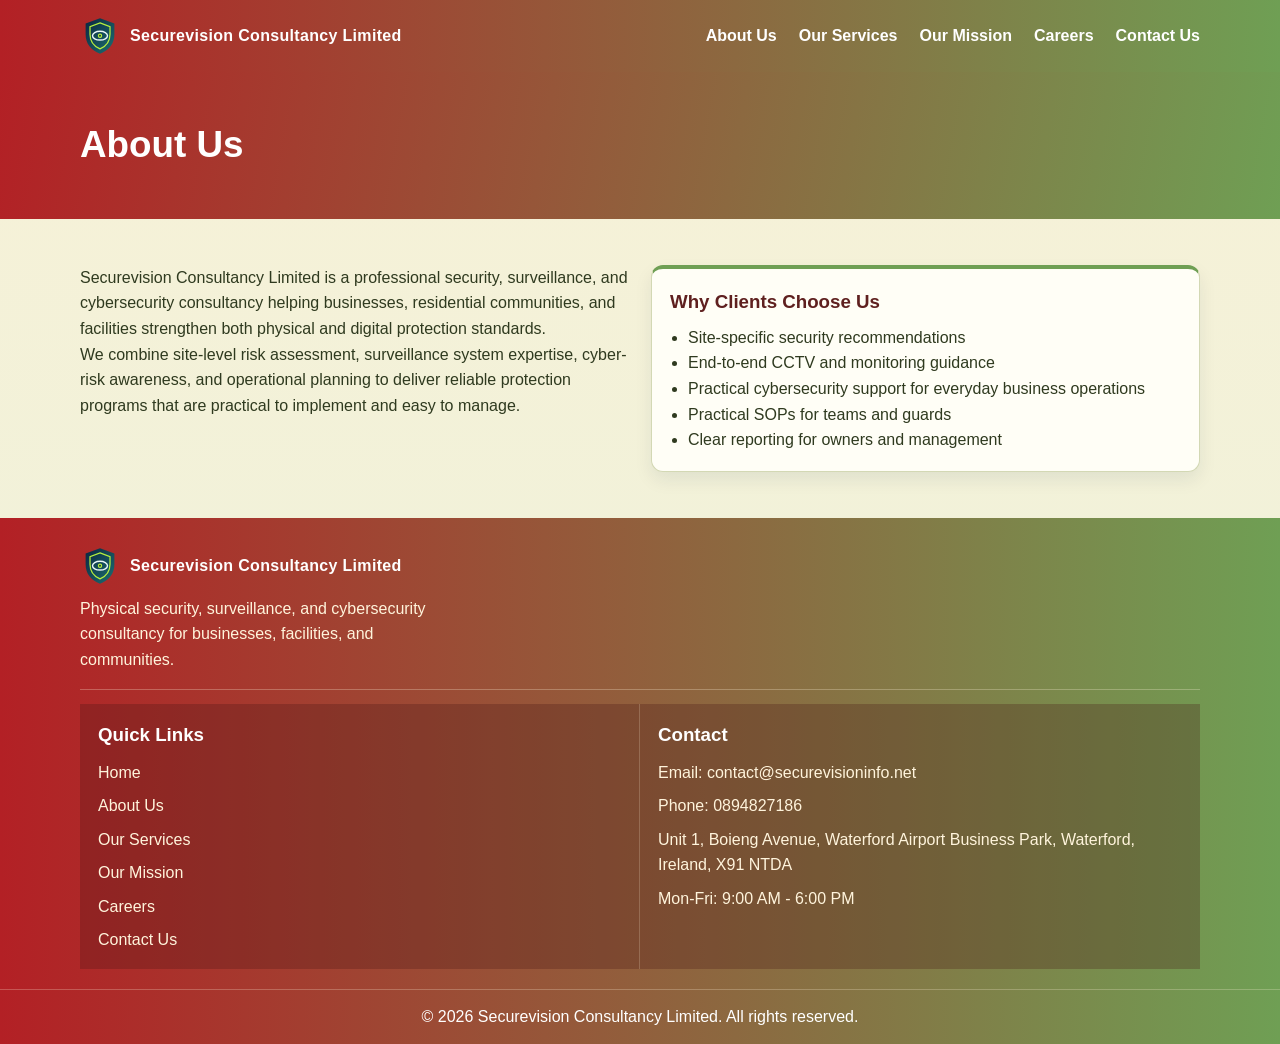
<file: about.html>
<!DOCTYPE html>
<html lang="en">
<head>
  <meta charset="UTF-8" />
  <meta name="viewport" content="width=device-width, initial-scale=1.0" />
  <title>About Us | Securevision Consultancy Limited</title>
  <link rel="stylesheet" href="styles.css?v=20260305" />
</head>
<body>
  <nav class="navbar">
    <div class="container nav-wrap">
      <a class="brand" href="index.html">
        <img src="assets/securevision-logo.svg" alt="Securevision logo" class="brand-logo" />
        <span>Securevision Consultancy Limited</span>
      </a>
      <ul class="nav-links">
        <li><a href="about.html">About Us</a></li>
        <li><a href="services.html">Our Services</a></li>
        <li><a href="mission.html">Our Mission</a></li>
        <li><a href="careers.html">Careers</a></li>
        <li><a href="contact.html">Contact Us</a></li>
      </ul>
    </div>
  </nav>

  <header class="page-header">
    <div class="container">
      <h1>About Us</h1>
    </div>
  </header>

  <main class="section">
    <div class="container grid-two">
      <div>
        <p>
          Securevision Consultancy Limited is a professional security, surveillance,
          and cybersecurity consultancy helping businesses, residential communities,
          and facilities strengthen both physical and digital protection standards.
        </p>
        <p>
          We combine site-level risk assessment, surveillance system expertise, cyber-risk
          awareness, and operational planning to deliver reliable protection programs that
          are practical to implement and easy to manage.
        </p>
      </div>
      <div class="panel">
        <h3>Why Clients Choose Us</h3>
        <ul>
          <li>Site-specific security recommendations</li>
          <li>End-to-end CCTV and monitoring guidance</li>
          <li>Practical cybersecurity support for everyday business operations</li>
          <li>Practical SOPs for teams and guards</li>
          <li>Clear reporting for owners and management</li>
        </ul>
      </div>
    </div>
  </main>

  <footer class="site-footer">
    <div class="container footer-grid">
      <div>
        <a class="brand footer-brand" href="index.html">
          <img src="assets/securevision-logo.svg" alt="Securevision logo" class="brand-logo" />
          <span>Securevision Consultancy Limited</span>
        </a>
        <p class="footer-text">Physical security, surveillance, and cybersecurity consultancy for businesses, facilities, and communities.</p>
      </div>
      <div>
        <h3>Quick Links</h3>
        <ul class="footer-links">
          <li><a href="index.html">Home</a></li>
          <li><a href="about.html">About Us</a></li>
          <li><a href="services.html">Our Services</a></li>
          <li><a href="mission.html">Our Mission</a></li>
          <li><a href="careers.html">Careers</a></li>
          <li><a href="contact.html">Contact Us</a></li>
        </ul>
      </div>
      <div>
        <h3>Contact</h3>
        <ul class="footer-contact">
          <li>Email: contact@securevisioninfo.net</li>
          <li>Phone: 0894827186</li>
          <li>Unit 1, Boieng Avenue, Waterford Airport Business Park, Waterford, Ireland, X91 NTDA</li>
          <li>Mon-Fri: 9:00 AM - 6:00 PM</li>
        </ul>
      </div>
    </div>
    <div class="footer-bottom">
      <p>&copy; 2026 Securevision Consultancy Limited. All rights reserved.</p>
    </div>
  </footer>
</body>
</html>
</file>
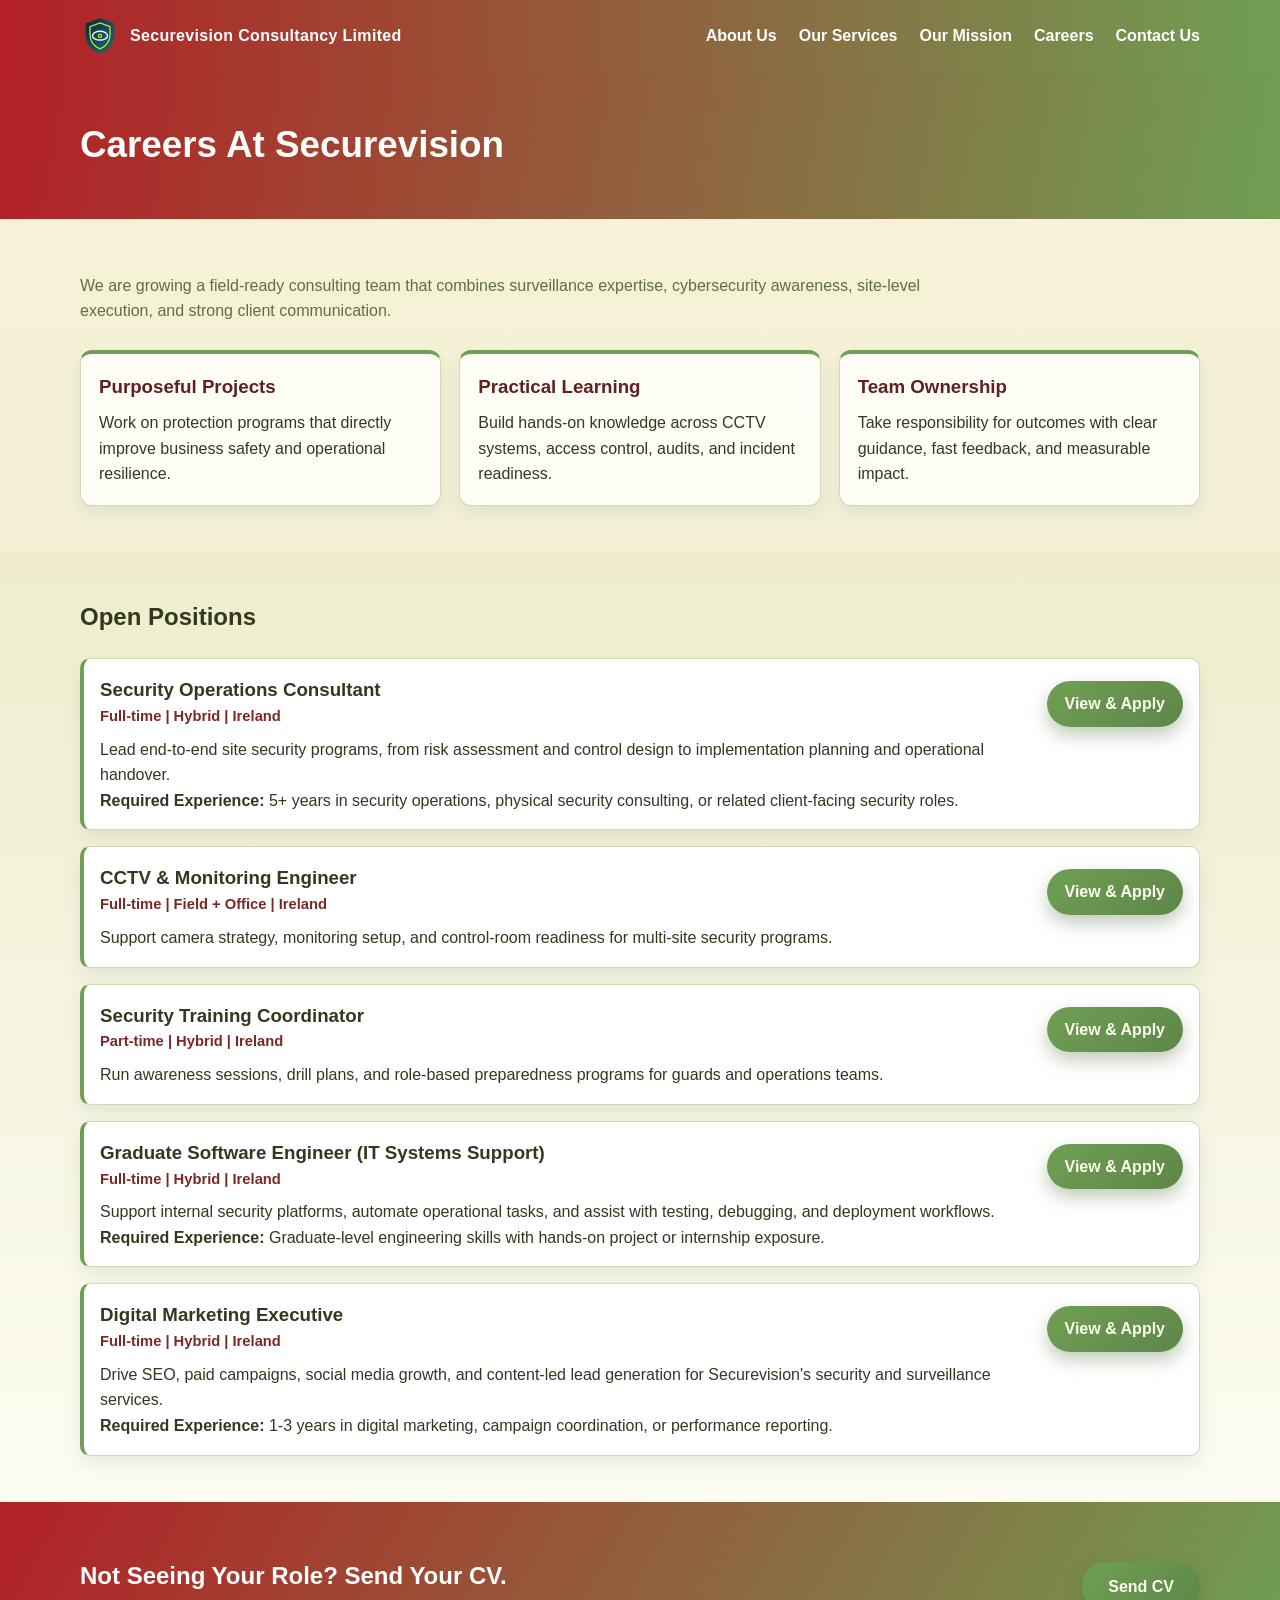
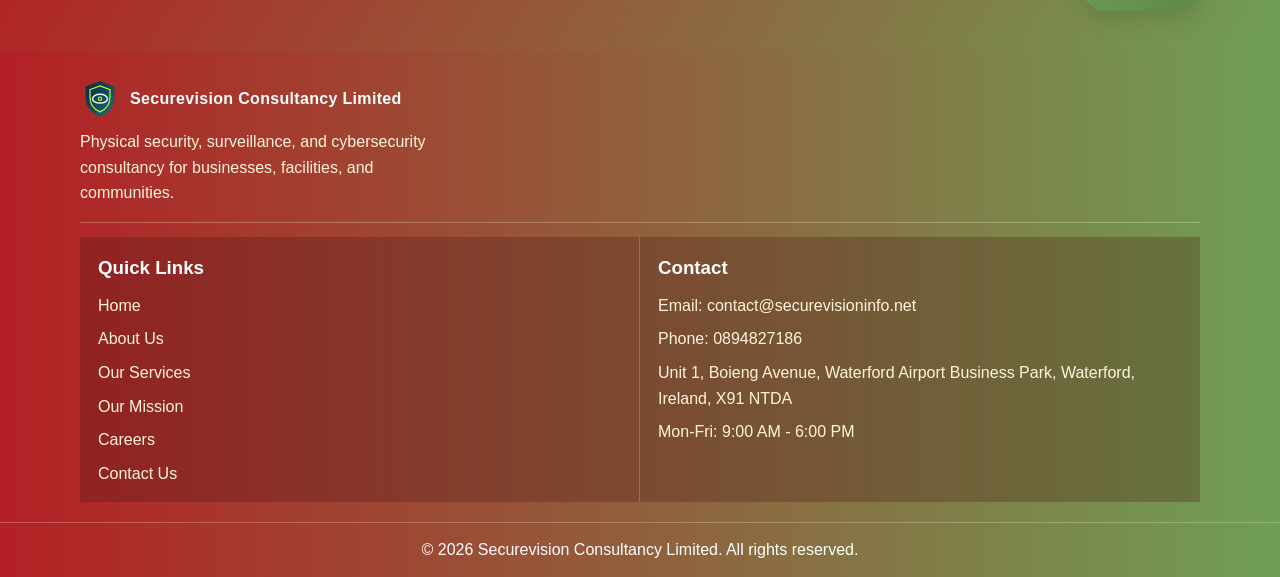
<file: careers.html>
<!DOCTYPE html>
<html lang="en">
<head>
  <meta charset="UTF-8" />
  <meta name="viewport" content="width=device-width, initial-scale=1.0" />
  <title>Careers | Securevision Consultancy Limited</title>
  <link rel="stylesheet" href="styles.css?v=20260306" />
</head>
<body>
  <nav class="navbar">
    <div class="container nav-wrap">
      <a class="brand" href="index.html">
        <img src="assets/securevision-logo.svg" alt="Securevision logo" class="brand-logo" />
        <span>Securevision Consultancy Limited</span>
      </a>
      <ul class="nav-links">
        <li><a href="about.html">About Us</a></li>
        <li><a href="services.html">Our Services</a></li>
        <li><a href="mission.html">Our Mission</a></li>
        <li><a href="careers.html">Careers</a></li>
        <li><a href="contact.html">Contact Us</a></li>
      </ul>
    </div>
  </nav>

  <header class="page-header">
    <div class="container">
      <h1>Careers At Securevision</h1>
    </div>
  </header>

  <main>
    <section class="section">
      <div class="container">
        <p class="lead">
          We are growing a field-ready consulting team that combines surveillance expertise,
          cybersecurity awareness, site-level execution, and strong client communication.
        </p>
        <div class="cards">
          <article class="card">
            <h3>Purposeful Projects</h3>
            <p>Work on protection programs that directly improve business safety and operational resilience.</p>
          </article>
          <article class="card">
            <h3>Practical Learning</h3>
            <p>Build hands-on knowledge across CCTV systems, access control, audits, and incident readiness.</p>
          </article>
          <article class="card">
            <h3>Team Ownership</h3>
            <p>Take responsibility for outcomes with clear guidance, fast feedback, and measurable impact.</p>
          </article>
        </div>
      </div>
    </section>

    <section class="section section-soft">
      <div class="container">
        <div class="section-head">
          <h2>Open Positions</h2>
        </div>
        <div class="job-list">
          <article class="job-card">
            <div class="job-main">
              <h3>Security Operations Consultant</h3>
              <p class="job-meta">Full-time | Hybrid | Ireland</p>
              <p>Lead end-to-end site security programs, from risk assessment and control design to implementation planning and operational handover.</p>
              <p><strong>Required Experience:</strong> 5+ years in security operations, physical security consulting, or related client-facing security roles.</p>
            </div>
            <div class="job-action">
              <a class="btn job-btn" href="security-operations-consultant.html">View & Apply</a>
            </div>
          </article>
          <article class="job-card">
            <div class="job-main">
              <h3>CCTV & Monitoring Engineer</h3>
              <p class="job-meta">Full-time | Field + Office | Ireland</p>
              <p>Support camera strategy, monitoring setup, and control-room readiness for multi-site security programs.</p>
            </div>
            <div class="job-action">
              <a class="btn job-btn" href="cctv-monitoring-engineer.html">View & Apply</a>
            </div>
          </article>
          <article class="job-card">
            <div class="job-main">
              <h3>Security Training Coordinator</h3>
              <p class="job-meta">Part-time | Hybrid | Ireland</p>
              <p>Run awareness sessions, drill plans, and role-based preparedness programs for guards and operations teams.</p>
            </div>
            <div class="job-action">
              <a class="btn job-btn" href="security-training-coordinator.html">View & Apply</a>
            </div>
          </article>
          <article class="job-card">
            <div class="job-main">
              <h3>Graduate Software Engineer (IT Systems Support)</h3>
              <p class="job-meta">Full-time | Hybrid | Ireland</p>
              <p>Support internal security platforms, automate operational tasks, and assist with testing, debugging, and deployment workflows.</p>
              <p><strong>Required Experience:</strong> Graduate-level engineering skills with hands-on project or internship exposure.</p>
            </div>
            <div class="job-action">
              <a class="btn job-btn" href="graduate-software-engineer.html">View & Apply</a>
            </div>
          </article>
          <article class="job-card">
            <div class="job-main">
              <h3>Digital Marketing Executive</h3>
              <p class="job-meta">Full-time | Hybrid | Ireland</p>
              <p>Drive SEO, paid campaigns, social media growth, and content-led lead generation for Securevision's security and surveillance services.</p>
              <p><strong>Required Experience:</strong> 1-3 years in digital marketing, campaign coordination, or performance reporting.</p>
            </div>
            <div class="job-action">
              <a class="btn job-btn" href="digital-marketing-executive.html">View & Apply</a>
            </div>
          </article>
        </div>
      </div>
    </section>

    <section class="cta-strip">
      <div class="container cta-inner">
        <h2>Not Seeing Your Role? Send Your CV.</h2>
        <a class="btn" href="security-operations-consultant.html#apply-form">Send CV</a>
      </div>
    </section>
  </main>

  <footer class="site-footer">
    <div class="container footer-grid">
      <div>
        <a class="brand footer-brand" href="index.html">
          <img src="assets/securevision-logo.svg" alt="Securevision logo" class="brand-logo" />
          <span>Securevision Consultancy Limited</span>
        </a>
        <p class="footer-text">Physical security, surveillance, and cybersecurity consultancy for businesses, facilities, and communities.</p>
      </div>
      <div>
        <h3>Quick Links</h3>
        <ul class="footer-links">
          <li><a href="index.html">Home</a></li>
          <li><a href="about.html">About Us</a></li>
          <li><a href="services.html">Our Services</a></li>
          <li><a href="mission.html">Our Mission</a></li>
          <li><a href="careers.html">Careers</a></li>
          <li><a href="contact.html">Contact Us</a></li>
        </ul>
      </div>
      <div>
        <h3>Contact</h3>
        <ul class="footer-contact">
          <li>Email: contact@securevisioninfo.net</li>
          <li>Phone: 0894827186</li>
          <li>Unit 1, Boieng Avenue, Waterford Airport Business Park, Waterford, Ireland, X91 NTDA</li>
          <li>Mon-Fri: 9:00 AM - 6:00 PM</li>
        </ul>
      </div>
    </div>
    <div class="footer-bottom">
      <p>&copy; 2026 Securevision Consultancy Limited. All rights reserved.</p>
    </div>
  </footer>
</body>
</html>
</file>
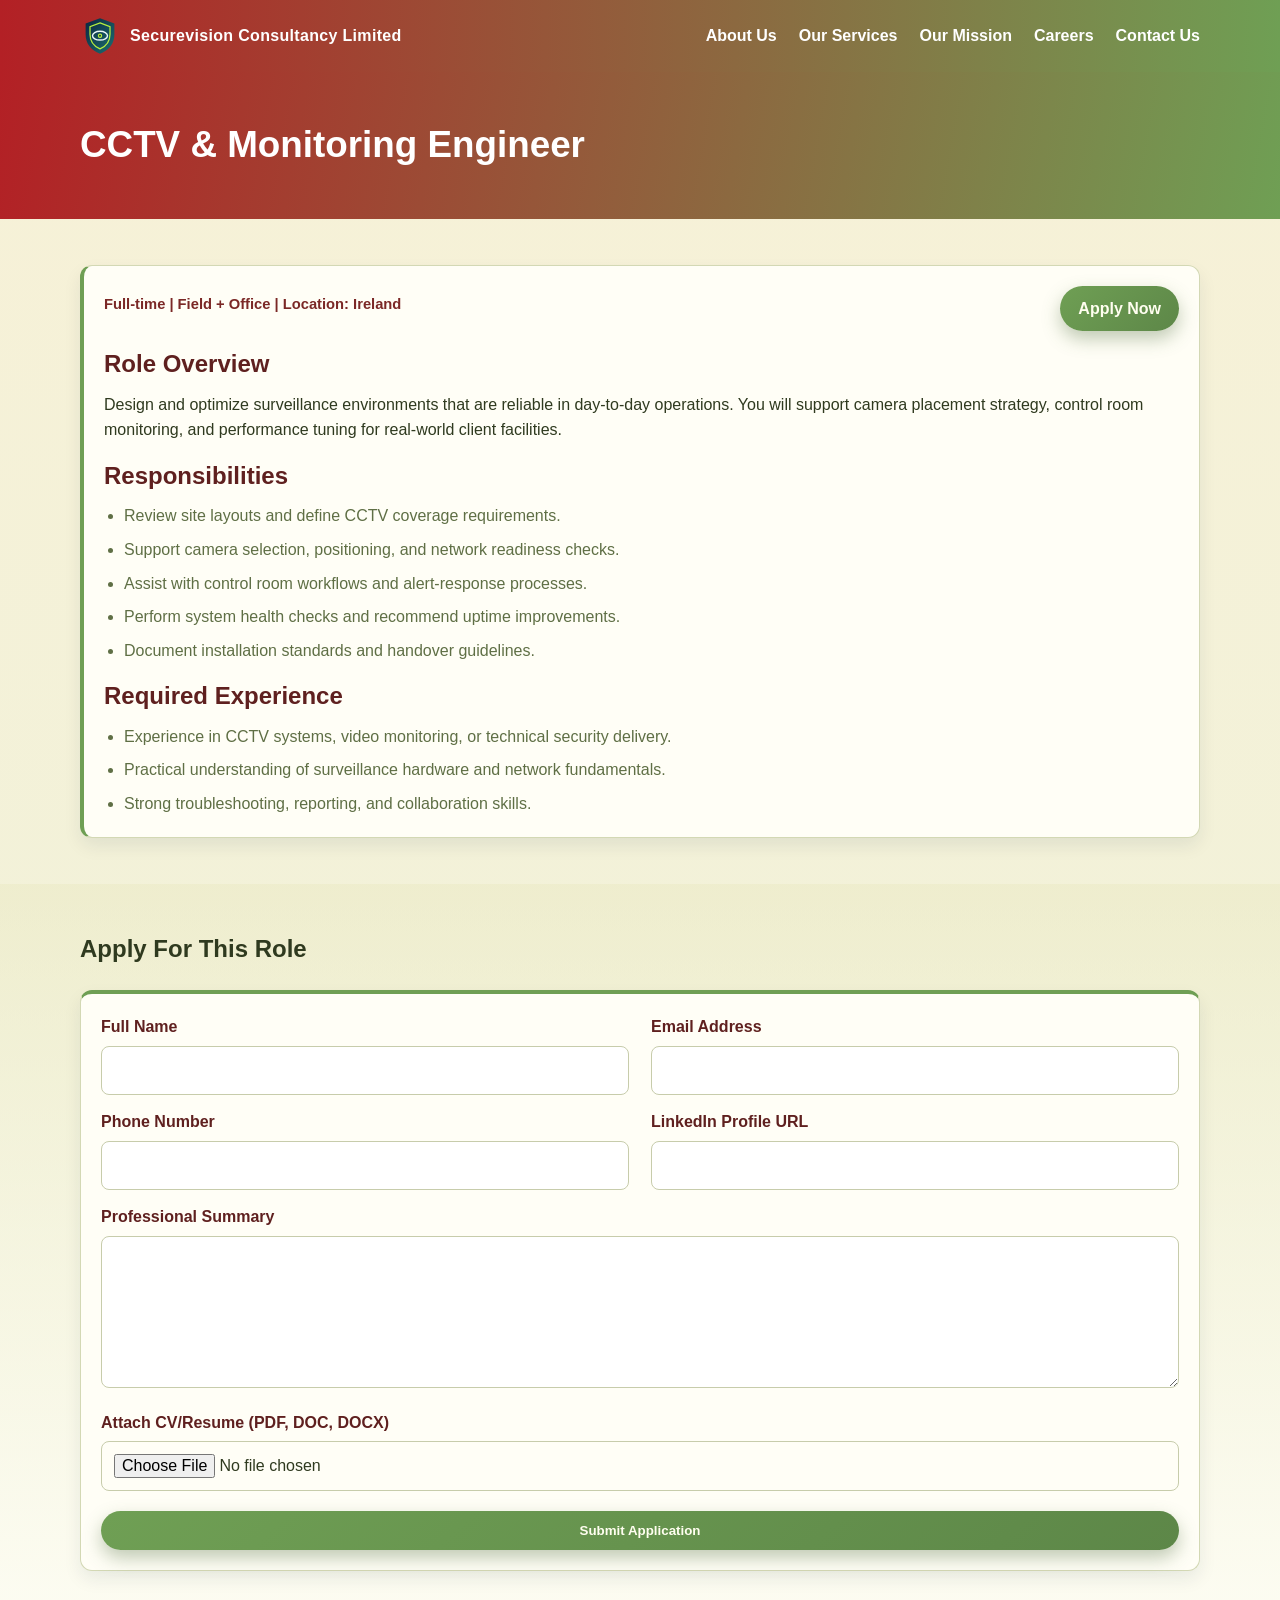
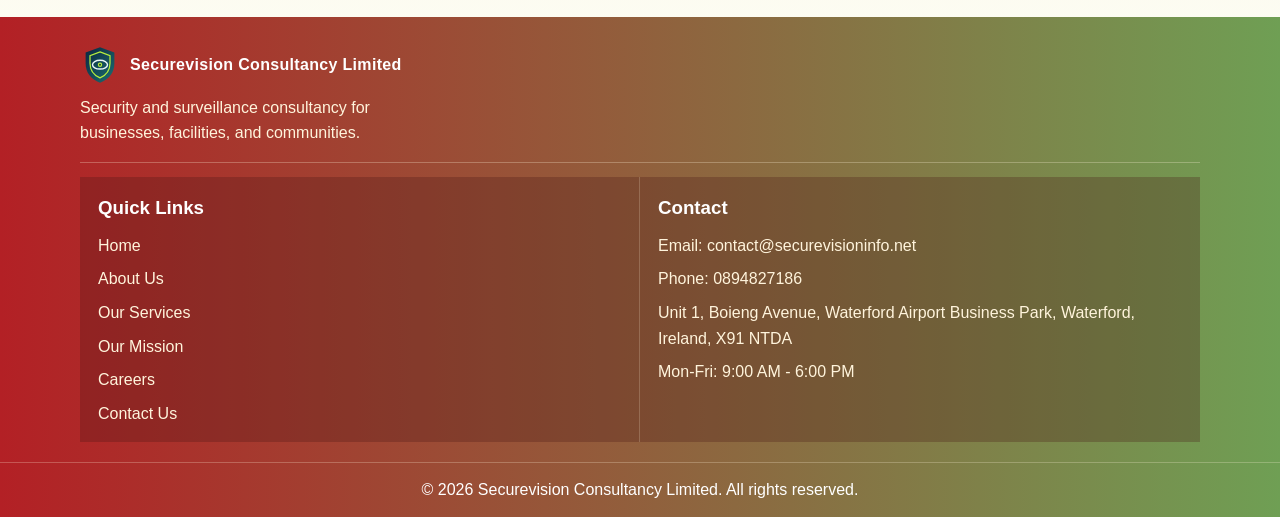
<file: cctv-monitoring-engineer.html>
<!DOCTYPE html>
<html lang="en">
<head>
  <meta charset="UTF-8" />
  <meta name="viewport" content="width=device-width, initial-scale=1.0" />
  <title>CCTV & Monitoring Engineer | Securevision</title>
  <link rel="stylesheet" href="styles.css?v=20260306" />
</head>
<body>
  <nav class="navbar">
    <div class="container nav-wrap">
      <a class="brand" href="index.html">
        <img src="assets/securevision-logo.svg" alt="Securevision logo" class="brand-logo" />
        <span>Securevision Consultancy Limited</span>
      </a>
      <ul class="nav-links">
        <li><a href="about.html">About Us</a></li>
        <li><a href="services.html">Our Services</a></li>
        <li><a href="mission.html">Our Mission</a></li>
        <li><a href="careers.html">Careers</a></li>
        <li><a href="contact.html">Contact Us</a></li>
      </ul>
    </div>
  </nav>

  <header class="page-header">
    <div class="container">
      <h1>CCTV & Monitoring Engineer</h1>
    </div>
  </header>

  <main>
    <section class="section">
      <div class="container">
        <article class="job-detail-page">
          <div class="job-detail-head">
            <p class="job-meta">Full-time | Field + Office | Location: Ireland</p>
            <a class="btn job-btn" href="#apply-form">Apply Now</a>
          </div>
          <h2>Role Overview</h2>
          <p>
            Design and optimize surveillance environments that are reliable in day-to-day operations.
            You will support camera placement strategy, control room monitoring, and performance tuning
            for real-world client facilities.
          </p>
          <h2>Responsibilities</h2>
          <ul class="job-points">
            <li>Review site layouts and define CCTV coverage requirements.</li>
            <li>Support camera selection, positioning, and network readiness checks.</li>
            <li>Assist with control room workflows and alert-response processes.</li>
            <li>Perform system health checks and recommend uptime improvements.</li>
            <li>Document installation standards and handover guidelines.</li>
          </ul>
          <h2>Required Experience</h2>
          <ul class="job-points">
            <li>Experience in CCTV systems, video monitoring, or technical security delivery.</li>
            <li>Practical understanding of surveillance hardware and network fundamentals.</li>
            <li>Strong troubleshooting, reporting, and collaboration skills.</li>
          </ul>
        </article>
      </div>
    </section>

    <section class="section section-soft" id="apply-form">
      <div class="container">
        <div class="section-head">
          <h2>Apply For This Role</h2>
        </div>
        <form class="job-apply-form" action="https://formsubmit.co/contact@securevisioninfo.net" method="POST" enctype="multipart/form-data">
          <input type="hidden" name="_subject" value="Application - CCTV and Monitoring Engineer" />
          <input type="hidden" name="_captcha" value="false" />
          <div class="grid-two">
            <div>
              <label for="full-name">Full Name</label>
              <input id="full-name" name="Full Name" type="text" required />
            </div>
            <div>
              <label for="email">Email Address</label>
              <input id="email" name="Email" type="email" required />
            </div>
          </div>
          <div class="grid-two">
            <div>
              <label for="phone">Phone Number</label>
              <input id="phone" name="Phone" type="tel" />
            </div>
            <div>
              <label for="linkedin">LinkedIn Profile URL</label>
              <input id="linkedin" name="LinkedIn" type="url" />
            </div>
          </div>
          <div>
            <label for="summary">Professional Summary</label>
            <textarea id="summary" name="Summary" rows="5" required></textarea>
          </div>
          <div>
            <label for="resume">Attach CV/Resume (PDF, DOC, DOCX)</label>
            <input id="resume" name="attachment" type="file" accept=".pdf,.doc,.docx" required />
          </div>
          <button type="submit" class="btn apply-submit-btn">Submit Application</button>
        </form>
      </div>
    </section>
  </main>

  <footer class="site-footer">
    <div class="container footer-grid">
      <div>
        <a class="brand footer-brand" href="index.html">
          <img src="assets/securevision-logo.svg" alt="Securevision logo" class="brand-logo" />
          <span>Securevision Consultancy Limited</span>
        </a>
        <p class="footer-text">Security and surveillance consultancy for businesses, facilities, and communities.</p>
      </div>
      <div>
        <h3>Quick Links</h3>
        <ul class="footer-links">
          <li><a href="index.html">Home</a></li>
          <li><a href="about.html">About Us</a></li>
          <li><a href="services.html">Our Services</a></li>
          <li><a href="mission.html">Our Mission</a></li>
          <li><a href="careers.html">Careers</a></li>
          <li><a href="contact.html">Contact Us</a></li>
        </ul>
      </div>
      <div>
        <h3>Contact</h3>
        <ul class="footer-contact">
          <li>Email: contact@securevisioninfo.net</li>
          <li>Phone: 0894827186</li>
          <li>Unit 1, Boieng Avenue, Waterford Airport Business Park, Waterford, Ireland, X91 NTDA</li>
          <li>Mon-Fri: 9:00 AM - 6:00 PM</li>
        </ul>
      </div>
    </div>
    <div class="footer-bottom">
      <p>&copy; 2026 Securevision Consultancy Limited. All rights reserved.</p>
    </div>
  </footer>
</body>
</html>
</file>
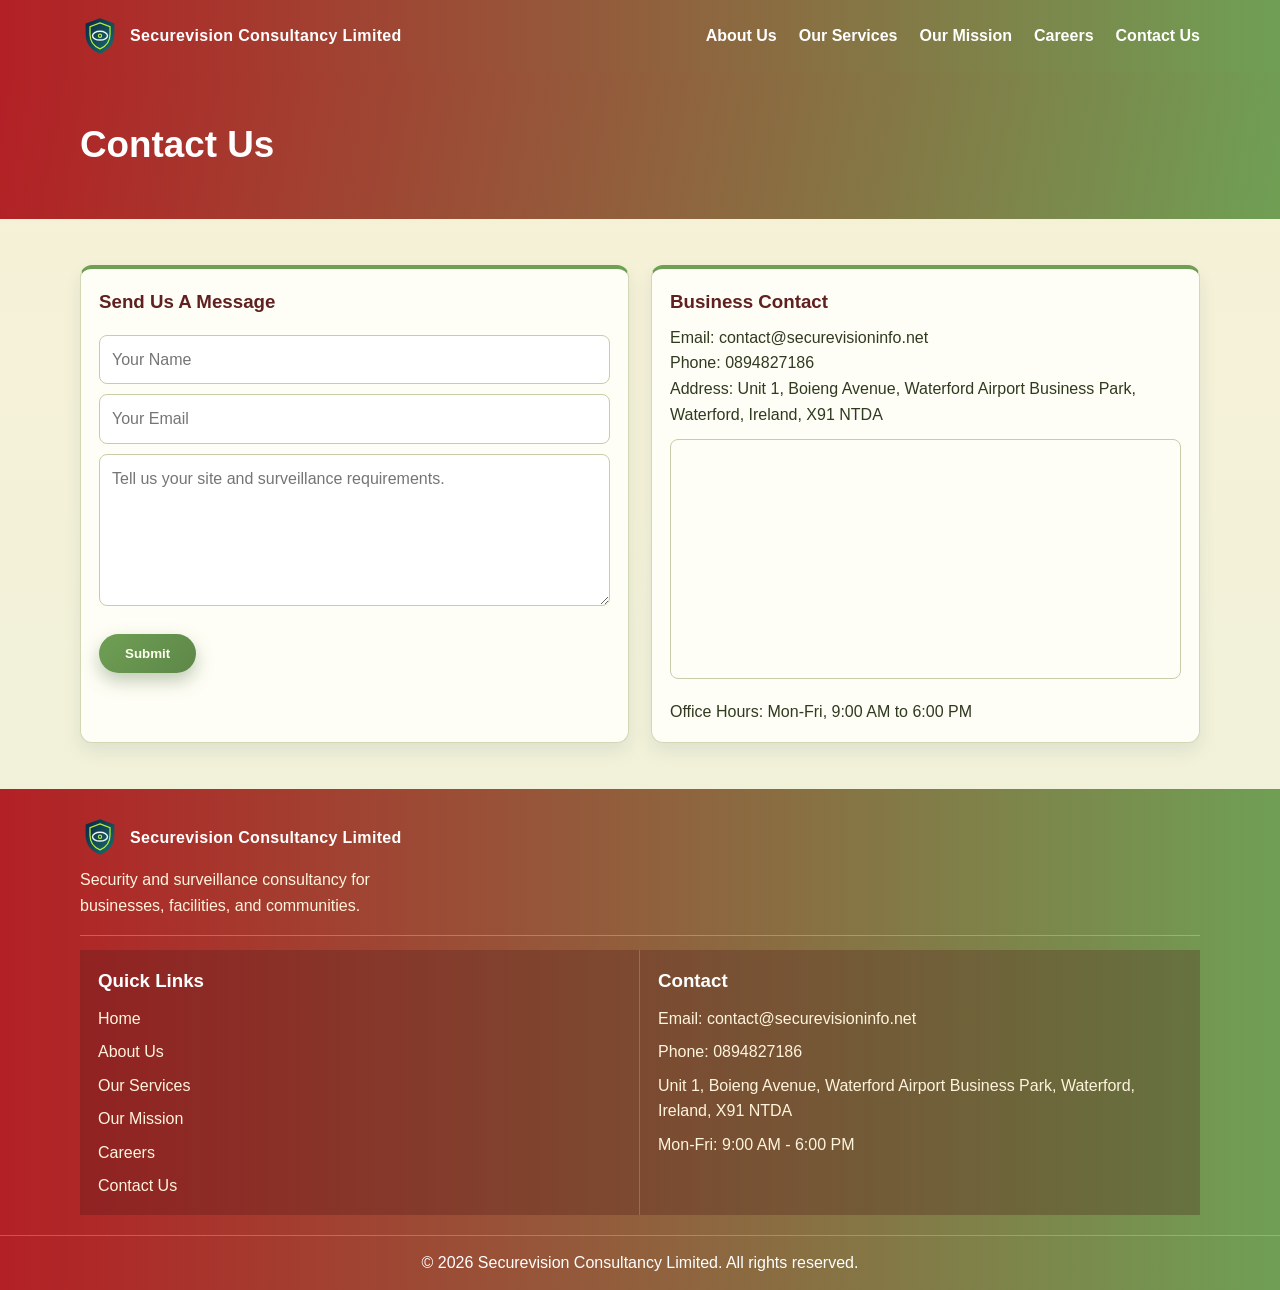
<file: contact.html>
<!DOCTYPE html>
<html lang="en">
<head>
  <meta charset="UTF-8" />
  <meta name="viewport" content="width=device-width, initial-scale=1.0" />
  <title>Contact Us | Securevision Consultancy Limited</title>
  <link rel="stylesheet" href="styles.css?v=20260305" />
</head>
<body>
  <nav class="navbar">
    <div class="container nav-wrap">
      <a class="brand" href="index.html">
        <img src="assets/securevision-logo.svg" alt="Securevision logo" class="brand-logo" />
        <span>Securevision Consultancy Limited</span>
      </a>
      <ul class="nav-links">
        <li><a href="about.html">About Us</a></li>
        <li><a href="services.html">Our Services</a></li>
        <li><a href="mission.html">Our Mission</a></li>
        <li><a href="careers.html">Careers</a></li>
        <li><a href="contact.html">Contact Us</a></li>
      </ul>
    </div>
  </nav>

  <header class="page-header">
    <div class="container">
      <h1>Contact Us</h1>
    </div>
  </header>

  <main class="section">
    <div class="container grid-two">
      <form class="panel" action="https://formspree.io/f/YOUR_FORM_ENDPOINT" method="POST">
        <h3>Send Us A Message</h3>
        <input type="text" name="name" placeholder="Your Name" required />
        <input type="email" name="email" placeholder="Your Email" required />
        <textarea name="message" rows="5" placeholder="Tell us your site and surveillance requirements." required></textarea>
        <button class="btn" type="submit">Submit</button>
      </form>
      <div class="panel">
        <h3>Business Contact</h3>
        <p>Email: contact@securevisioninfo.net</p>
        <p>Phone: 0894827186</p>
        <p>Address: Unit 1, Boieng Avenue, Waterford Airport Business Park, Waterford, Ireland, X91 NTDA</p>
        <iframe
          class="map-embed"
          src="https://www.google.com/maps?q=Unit%201%2C%20Boieng%20Avenue%2C%20Waterford%20Airport%20Business%20Park%2C%20Waterford%2C%20Ireland%2C%20X91%20NTDA&output=embed"
          loading="lazy"
          allowfullscreen
          referrerpolicy="no-referrer-when-downgrade"
          title="Securevision Waterford Office Location">
        </iframe>
        <p>Office Hours: Mon-Fri, 9:00 AM to 6:00 PM</p>
      </div>
    </div>
  </main>

  <footer class="site-footer">
    <div class="container footer-grid">
      <div>
        <a class="brand footer-brand" href="index.html">
          <img src="assets/securevision-logo.svg" alt="Securevision logo" class="brand-logo" />
          <span>Securevision Consultancy Limited</span>
        </a>
        <p class="footer-text">Security and surveillance consultancy for businesses, facilities, and communities.</p>
      </div>
      <div>
        <h3>Quick Links</h3>
        <ul class="footer-links">
          <li><a href="index.html">Home</a></li>
          <li><a href="about.html">About Us</a></li>
          <li><a href="services.html">Our Services</a></li>
          <li><a href="mission.html">Our Mission</a></li>
          <li><a href="careers.html">Careers</a></li>
          <li><a href="contact.html">Contact Us</a></li>
        </ul>
      </div>
      <div>
        <h3>Contact</h3>
        <ul class="footer-contact">
          <li>Email: contact@securevisioninfo.net</li>
          <li>Phone: 0894827186</li>
          <li>Unit 1, Boieng Avenue, Waterford Airport Business Park, Waterford, Ireland, X91 NTDA</li>
          <li>Mon-Fri: 9:00 AM - 6:00 PM</li>
        </ul>
      </div>
    </div>
    <div class="footer-bottom">
      <p>&copy; 2026 Securevision Consultancy Limited. All rights reserved.</p>
    </div>
  </footer>
</body>
</html>
</file>
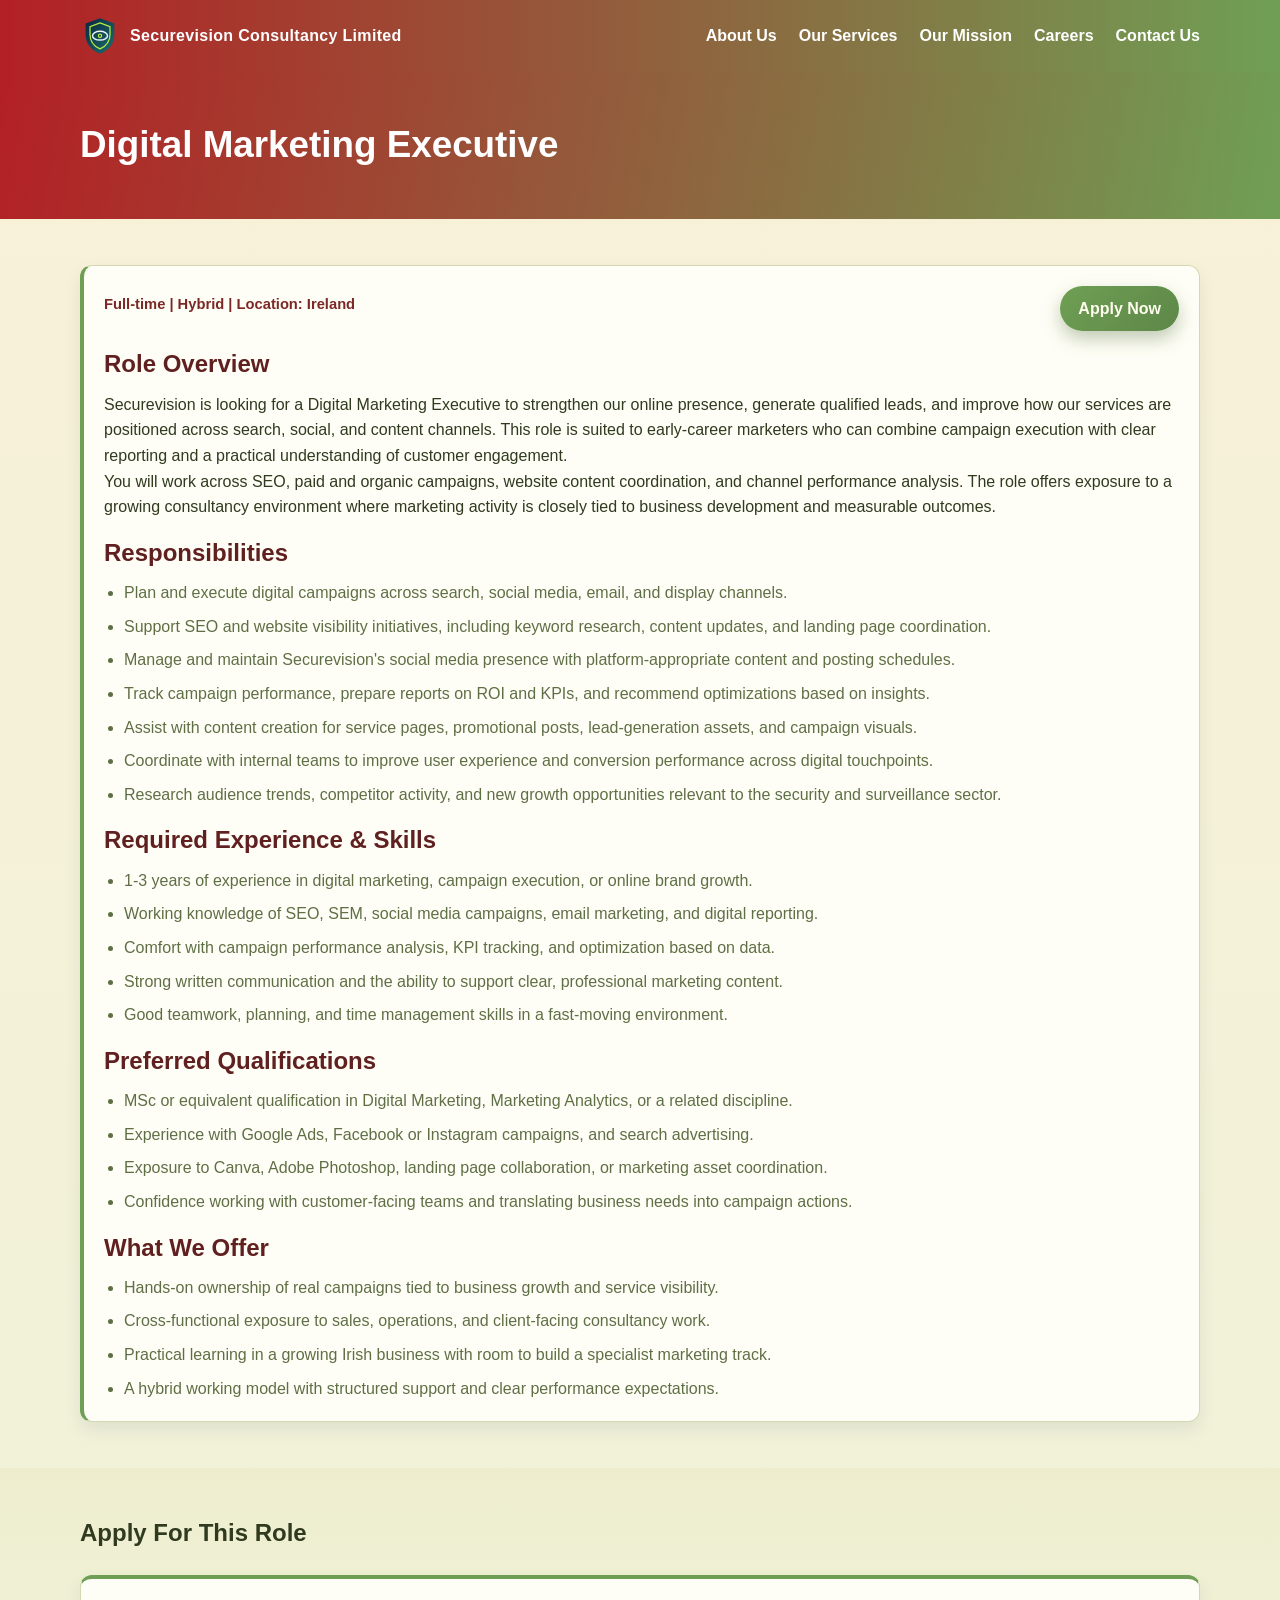
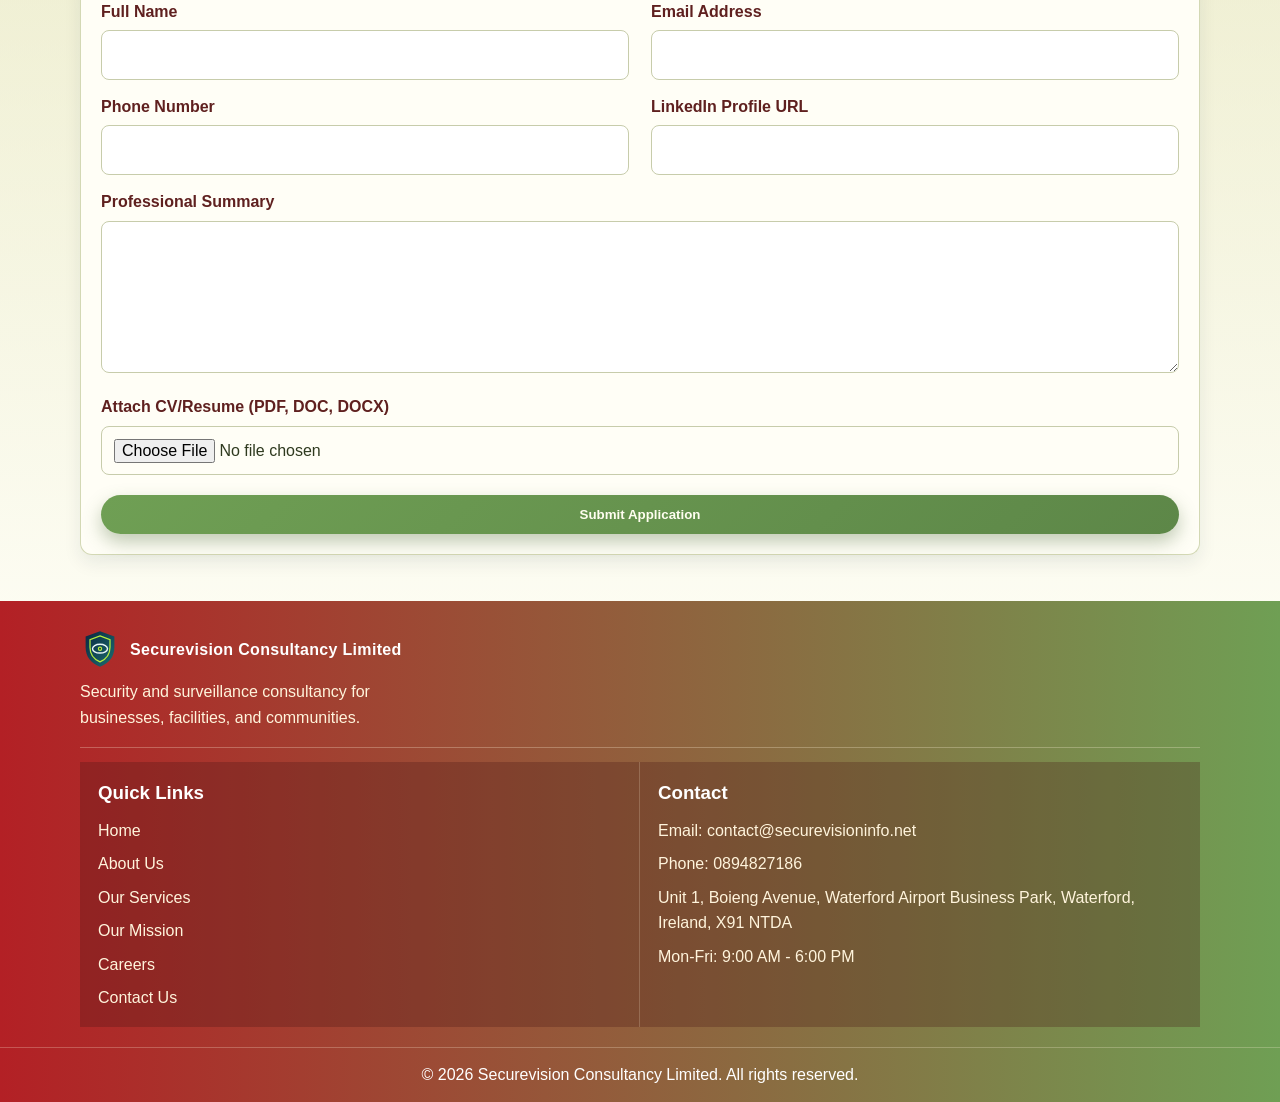
<file: digital-marketing-executive.html>
<!DOCTYPE html>
<html lang="en">
<head>
  <meta charset="UTF-8" />
  <meta name="viewport" content="width=device-width, initial-scale=1.0" />
  <title>Digital Marketing Executive | Securevision</title>
  <link rel="stylesheet" href="styles.css?v=20260515" />
</head>
<body>
  <nav class="navbar">
    <div class="container nav-wrap">
      <a class="brand" href="index.html">
        <img src="assets/securevision-logo.svg" alt="Securevision logo" class="brand-logo" />
        <span>Securevision Consultancy Limited</span>
      </a>
      <ul class="nav-links">
        <li><a href="about.html">About Us</a></li>
        <li><a href="services.html">Our Services</a></li>
        <li><a href="mission.html">Our Mission</a></li>
        <li><a href="careers.html">Careers</a></li>
        <li><a href="contact.html">Contact Us</a></li>
      </ul>
    </div>
  </nav>

  <header class="page-header">
    <div class="container">
      <h1>Digital Marketing Executive</h1>
    </div>
  </header>

  <main>
    <section class="section">
      <div class="container">
        <article class="job-detail-page">
          <div class="job-detail-head">
            <p class="job-meta">Full-time | Hybrid | Location: Ireland</p>
            <a class="btn job-btn" href="#apply-form">Apply Now</a>
          </div>
          <h2>Role Overview</h2>
          <p>
            Securevision is looking for a Digital Marketing Executive to strengthen our online presence,
            generate qualified leads, and improve how our services are positioned across search, social,
            and content channels. This role is suited to early-career marketers who can combine campaign
            execution with clear reporting and a practical understanding of customer engagement.
          </p>
          <p>
            You will work across SEO, paid and organic campaigns, website content coordination, and
            channel performance analysis. The role offers exposure to a growing consultancy environment
            where marketing activity is closely tied to business development and measurable outcomes.
          </p>
          <h2>Responsibilities</h2>
          <ul class="job-points">
            <li>Plan and execute digital campaigns across search, social media, email, and display channels.</li>
            <li>Support SEO and website visibility initiatives, including keyword research, content updates, and landing page coordination.</li>
            <li>Manage and maintain Securevision's social media presence with platform-appropriate content and posting schedules.</li>
            <li>Track campaign performance, prepare reports on ROI and KPIs, and recommend optimizations based on insights.</li>
            <li>Assist with content creation for service pages, promotional posts, lead-generation assets, and campaign visuals.</li>
            <li>Coordinate with internal teams to improve user experience and conversion performance across digital touchpoints.</li>
            <li>Research audience trends, competitor activity, and new growth opportunities relevant to the security and surveillance sector.</li>
          </ul>
          <h2>Required Experience & Skills</h2>
          <ul class="job-points">
            <li>1-3 years of experience in digital marketing, campaign execution, or online brand growth.</li>
            <li>Working knowledge of SEO, SEM, social media campaigns, email marketing, and digital reporting.</li>
            <li>Comfort with campaign performance analysis, KPI tracking, and optimization based on data.</li>
            <li>Strong written communication and the ability to support clear, professional marketing content.</li>
            <li>Good teamwork, planning, and time management skills in a fast-moving environment.</li>
          </ul>
          <h2>Preferred Qualifications</h2>
          <ul class="job-points">
            <li>MSc or equivalent qualification in Digital Marketing, Marketing Analytics, or a related discipline.</li>
            <li>Experience with Google Ads, Facebook or Instagram campaigns, and search advertising.</li>
            <li>Exposure to Canva, Adobe Photoshop, landing page collaboration, or marketing asset coordination.</li>
            <li>Confidence working with customer-facing teams and translating business needs into campaign actions.</li>
          </ul>
          <h2>What We Offer</h2>
          <ul class="job-points">
            <li>Hands-on ownership of real campaigns tied to business growth and service visibility.</li>
            <li>Cross-functional exposure to sales, operations, and client-facing consultancy work.</li>
            <li>Practical learning in a growing Irish business with room to build a specialist marketing track.</li>
            <li>A hybrid working model with structured support and clear performance expectations.</li>
          </ul>
        </article>
      </div>
    </section>

    <section class="section section-soft" id="apply-form">
      <div class="container">
        <div class="section-head">
          <h2>Apply For This Role</h2>
        </div>
        <form class="job-apply-form" action="https://formsubmit.co/contact@securevisioninfo.net" method="POST" enctype="multipart/form-data">
          <input type="hidden" name="_subject" value="Application - Digital Marketing Executive" />
          <input type="hidden" name="_captcha" value="false" />
          <div class="grid-two">
            <div>
              <label for="full-name">Full Name</label>
              <input id="full-name" name="Full Name" type="text" required />
            </div>
            <div>
              <label for="email">Email Address</label>
              <input id="email" name="Email" type="email" required />
            </div>
          </div>
          <div class="grid-two">
            <div>
              <label for="phone">Phone Number</label>
              <input id="phone" name="Phone" type="tel" />
            </div>
            <div>
              <label for="linkedin">LinkedIn Profile URL</label>
              <input id="linkedin" name="LinkedIn" type="url" />
            </div>
          </div>
          <div>
            <label for="summary">Professional Summary</label>
            <textarea id="summary" name="Summary" rows="5" required></textarea>
          </div>
          <div>
            <label for="resume">Attach CV/Resume (PDF, DOC, DOCX)</label>
            <input id="resume" name="attachment" type="file" accept=".pdf,.doc,.docx" required />
          </div>
          <button type="submit" class="btn apply-submit-btn">Submit Application</button>
        </form>
      </div>
    </section>
  </main>

  <footer class="site-footer">
    <div class="container footer-grid">
      <div>
        <a class="brand footer-brand" href="index.html">
          <img src="assets/securevision-logo.svg" alt="Securevision logo" class="brand-logo" />
          <span>Securevision Consultancy Limited</span>
        </a>
        <p class="footer-text">Security and surveillance consultancy for businesses, facilities, and communities.</p>
      </div>
      <div>
        <h3>Quick Links</h3>
        <ul class="footer-links">
          <li><a href="index.html">Home</a></li>
          <li><a href="about.html">About Us</a></li>
          <li><a href="services.html">Our Services</a></li>
          <li><a href="mission.html">Our Mission</a></li>
          <li><a href="careers.html">Careers</a></li>
          <li><a href="contact.html">Contact Us</a></li>
        </ul>
      </div>
      <div>
        <h3>Contact</h3>
        <ul class="footer-contact">
          <li>Email: contact@securevisioninfo.net</li>
          <li>Phone: 0894827186</li>
          <li>Unit 1, Boieng Avenue, Waterford Airport Business Park, Waterford, Ireland, X91 NTDA</li>
          <li>Mon-Fri: 9:00 AM - 6:00 PM</li>
        </ul>
      </div>
    </div>
    <div class="footer-bottom">
      <p>&copy; 2026 Securevision Consultancy Limited. All rights reserved.</p>
    </div>
  </footer>
</body>
</html>
</file>
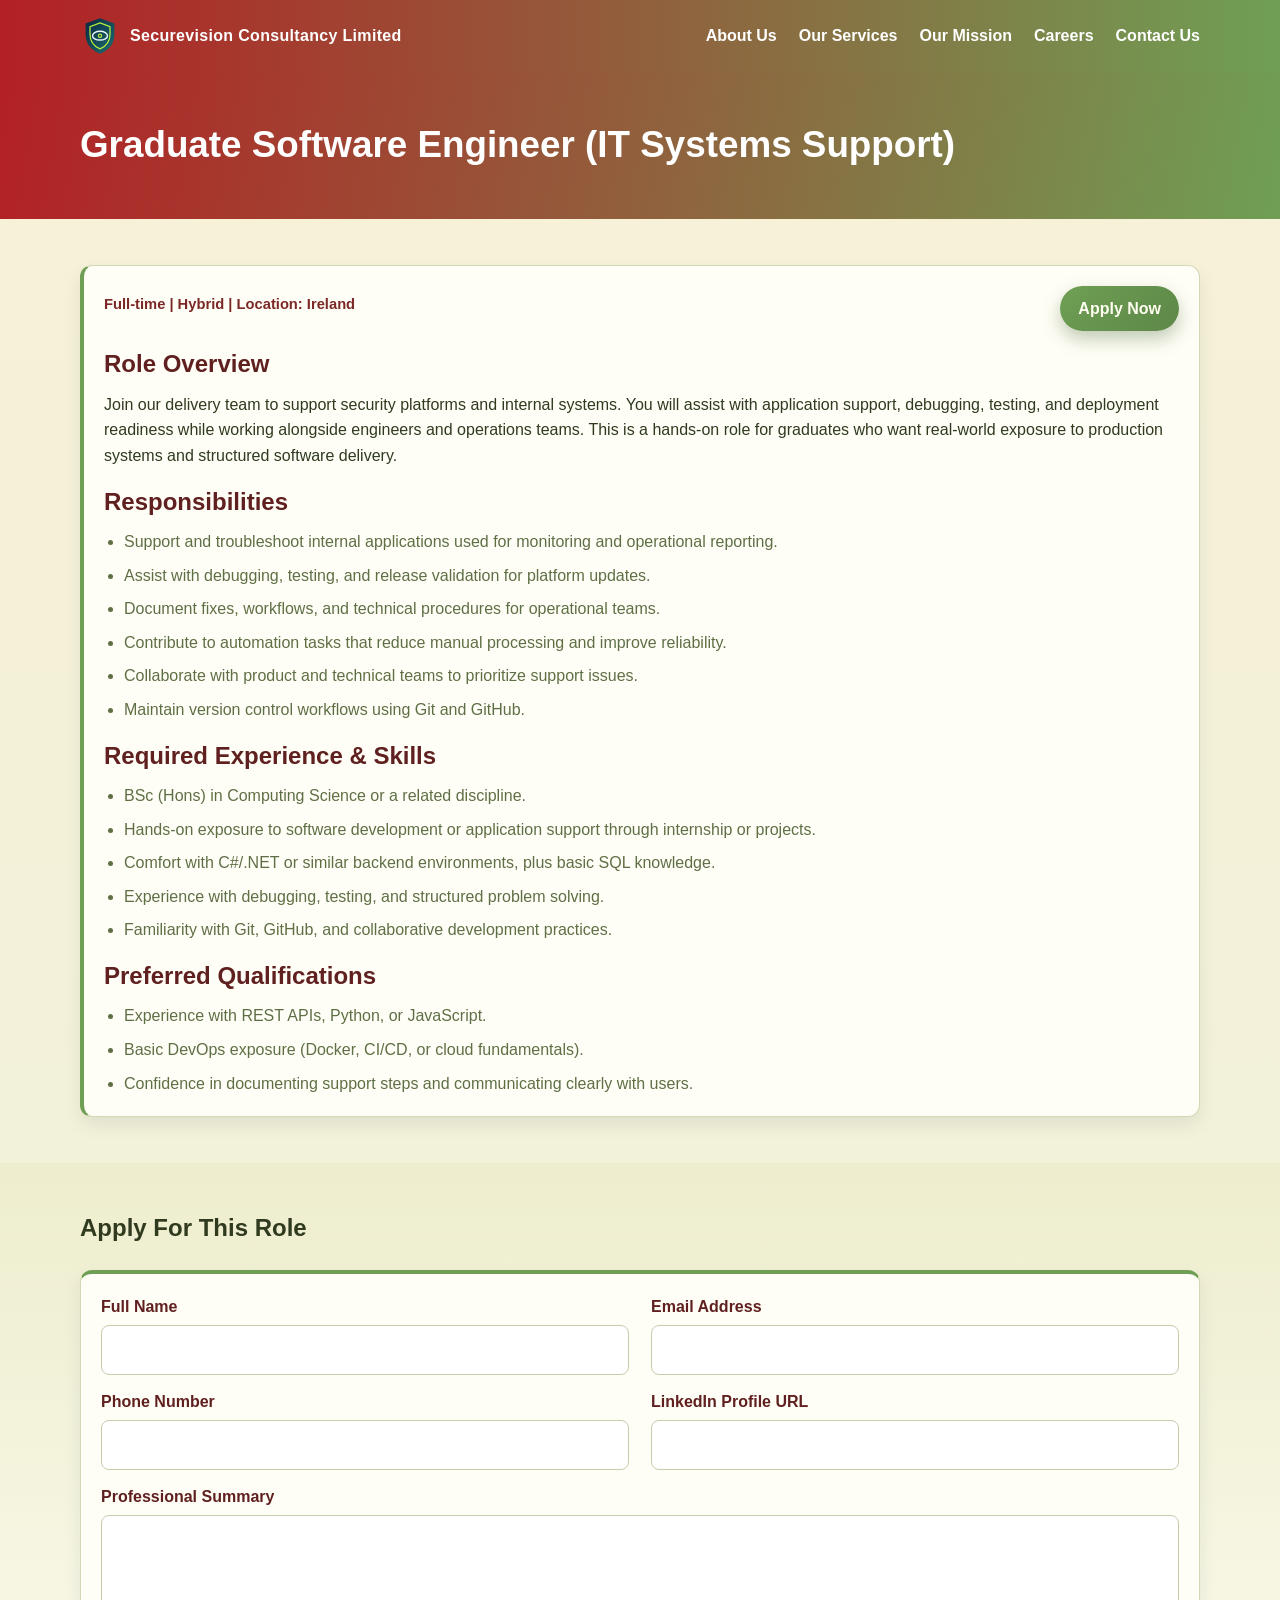
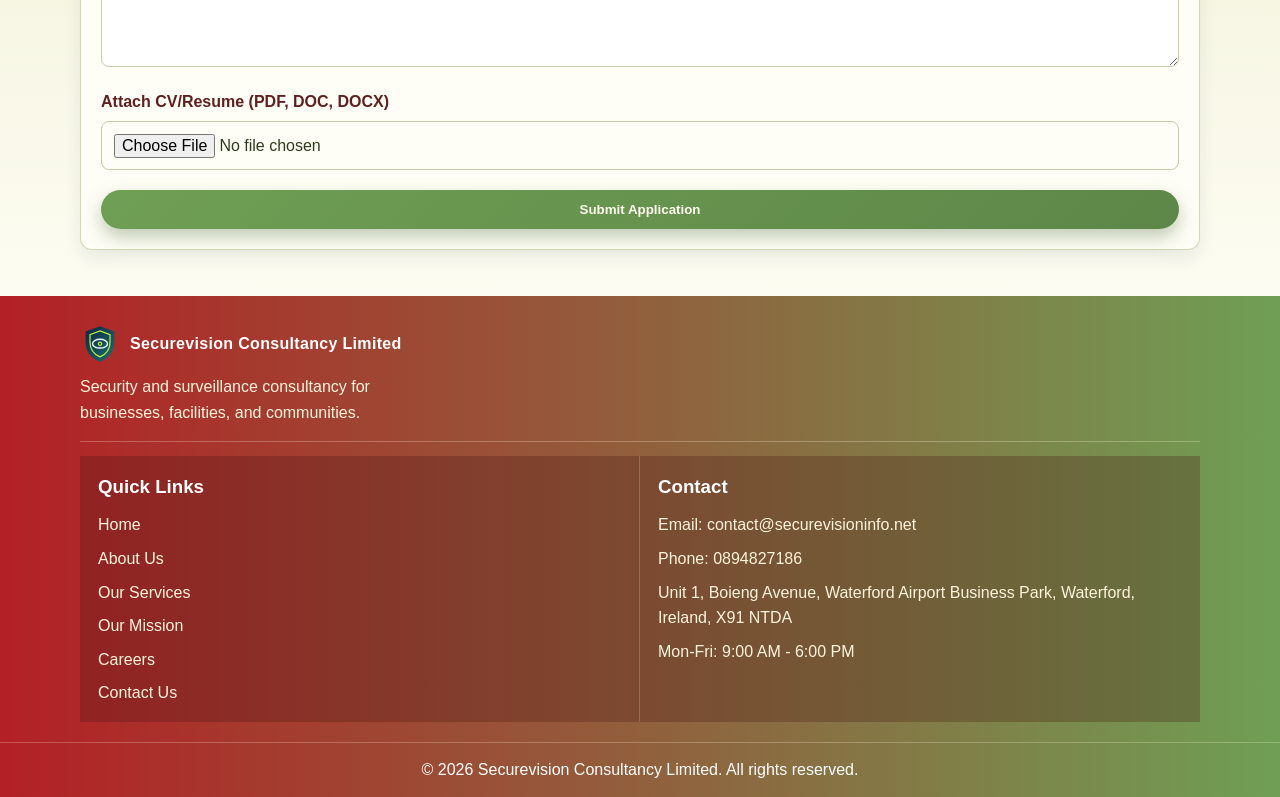
<file: graduate-software-engineer.html>
<!DOCTYPE html>
<html lang="en">
<head>
  <meta charset="UTF-8" />
  <meta name="viewport" content="width=device-width, initial-scale=1.0" />
  <title>Graduate Software Engineer (IT Systems Support) | Securevision</title>
  <link rel="stylesheet" href="styles.css?v=20260414" />
</head>
<body>
  <nav class="navbar">
    <div class="container nav-wrap">
      <a class="brand" href="index.html">
        <img src="assets/securevision-logo.svg" alt="Securevision logo" class="brand-logo" />
        <span>Securevision Consultancy Limited</span>
      </a>
      <ul class="nav-links">
        <li><a href="about.html">About Us</a></li>
        <li><a href="services.html">Our Services</a></li>
        <li><a href="mission.html">Our Mission</a></li>
        <li><a href="careers.html">Careers</a></li>
        <li><a href="contact.html">Contact Us</a></li>
      </ul>
    </div>
  </nav>

  <header class="page-header">
    <div class="container">
      <h1>Graduate Software Engineer (IT Systems Support)</h1>
    </div>
  </header>

  <main>
    <section class="section">
      <div class="container">
        <article class="job-detail-page">
          <div class="job-detail-head">
            <p class="job-meta">Full-time | Hybrid | Location: Ireland</p>
            <a class="btn job-btn" href="#apply-form">Apply Now</a>
          </div>
          <h2>Role Overview</h2>
          <p>
            Join our delivery team to support security platforms and internal systems. You will assist with
            application support, debugging, testing, and deployment readiness while working alongside engineers
            and operations teams. This is a hands-on role for graduates who want real-world exposure to
            production systems and structured software delivery.
          </p>
          <h2>Responsibilities</h2>
          <ul class="job-points">
            <li>Support and troubleshoot internal applications used for monitoring and operational reporting.</li>
            <li>Assist with debugging, testing, and release validation for platform updates.</li>
            <li>Document fixes, workflows, and technical procedures for operational teams.</li>
            <li>Contribute to automation tasks that reduce manual processing and improve reliability.</li>
            <li>Collaborate with product and technical teams to prioritize support issues.</li>
            <li>Maintain version control workflows using Git and GitHub.</li>
          </ul>
          <h2>Required Experience & Skills</h2>
          <ul class="job-points">
            <li>BSc (Hons) in Computing Science or a related discipline.</li>
            <li>Hands-on exposure to software development or application support through internship or projects.</li>
            <li>Comfort with C#/.NET or similar backend environments, plus basic SQL knowledge.</li>
            <li>Experience with debugging, testing, and structured problem solving.</li>
            <li>Familiarity with Git, GitHub, and collaborative development practices.</li>
          </ul>
          <h2>Preferred Qualifications</h2>
          <ul class="job-points">
            <li>Experience with REST APIs, Python, or JavaScript.</li>
            <li>Basic DevOps exposure (Docker, CI/CD, or cloud fundamentals).</li>
            <li>Confidence in documenting support steps and communicating clearly with users.</li>
          </ul>
        </article>
      </div>
    </section>

    <section class="section section-soft" id="apply-form">
      <div class="container">
        <div class="section-head">
          <h2>Apply For This Role</h2>
        </div>
        <form class="job-apply-form" action="https://formsubmit.co/contact@securevisioninfo.net" method="POST" enctype="multipart/form-data">
          <input type="hidden" name="_subject" value="Application - Graduate Software Engineer (IT Systems Support)" />
          <input type="hidden" name="_captcha" value="false" />
          <div class="grid-two">
            <div>
              <label for="full-name">Full Name</label>
              <input id="full-name" name="Full Name" type="text" required />
            </div>
            <div>
              <label for="email">Email Address</label>
              <input id="email" name="Email" type="email" required />
            </div>
          </div>
          <div class="grid-two">
            <div>
              <label for="phone">Phone Number</label>
              <input id="phone" name="Phone" type="tel" />
            </div>
            <div>
              <label for="linkedin">LinkedIn Profile URL</label>
              <input id="linkedin" name="LinkedIn" type="url" />
            </div>
          </div>
          <div>
            <label for="summary">Professional Summary</label>
            <textarea id="summary" name="Summary" rows="5" required></textarea>
          </div>
          <div>
            <label for="resume">Attach CV/Resume (PDF, DOC, DOCX)</label>
            <input id="resume" name="attachment" type="file" accept=".pdf,.doc,.docx" required />
          </div>
          <button type="submit" class="btn apply-submit-btn">Submit Application</button>
        </form>
      </div>
    </section>
  </main>

  <footer class="site-footer">
    <div class="container footer-grid">
      <div>
        <a class="brand footer-brand" href="index.html">
          <img src="assets/securevision-logo.svg" alt="Securevision logo" class="brand-logo" />
          <span>Securevision Consultancy Limited</span>
        </a>
        <p class="footer-text">Security and surveillance consultancy for businesses, facilities, and communities.</p>
      </div>
      <div>
        <h3>Quick Links</h3>
        <ul class="footer-links">
          <li><a href="index.html">Home</a></li>
          <li><a href="about.html">About Us</a></li>
          <li><a href="services.html">Our Services</a></li>
          <li><a href="mission.html">Our Mission</a></li>
          <li><a href="careers.html">Careers</a></li>
          <li><a href="contact.html">Contact Us</a></li>
        </ul>
      </div>
      <div>
        <h3>Contact</h3>
        <ul class="footer-contact">
          <li>Email: contact@securevisioninfo.net</li>
          <li>Phone: 0894827186</li>
          <li>Unit 1, Boieng Avenue, Waterford Airport Business Park, Waterford, Ireland, X91 NTDA</li>
          <li>Mon-Fri: 9:00 AM - 6:00 PM</li>
        </ul>
      </div>
    </div>
    <div class="footer-bottom">
      <p>&copy; 2026 Securevision Consultancy Limited. All rights reserved.</p>
    </div>
  </footer>
</body>
</html>
</file>
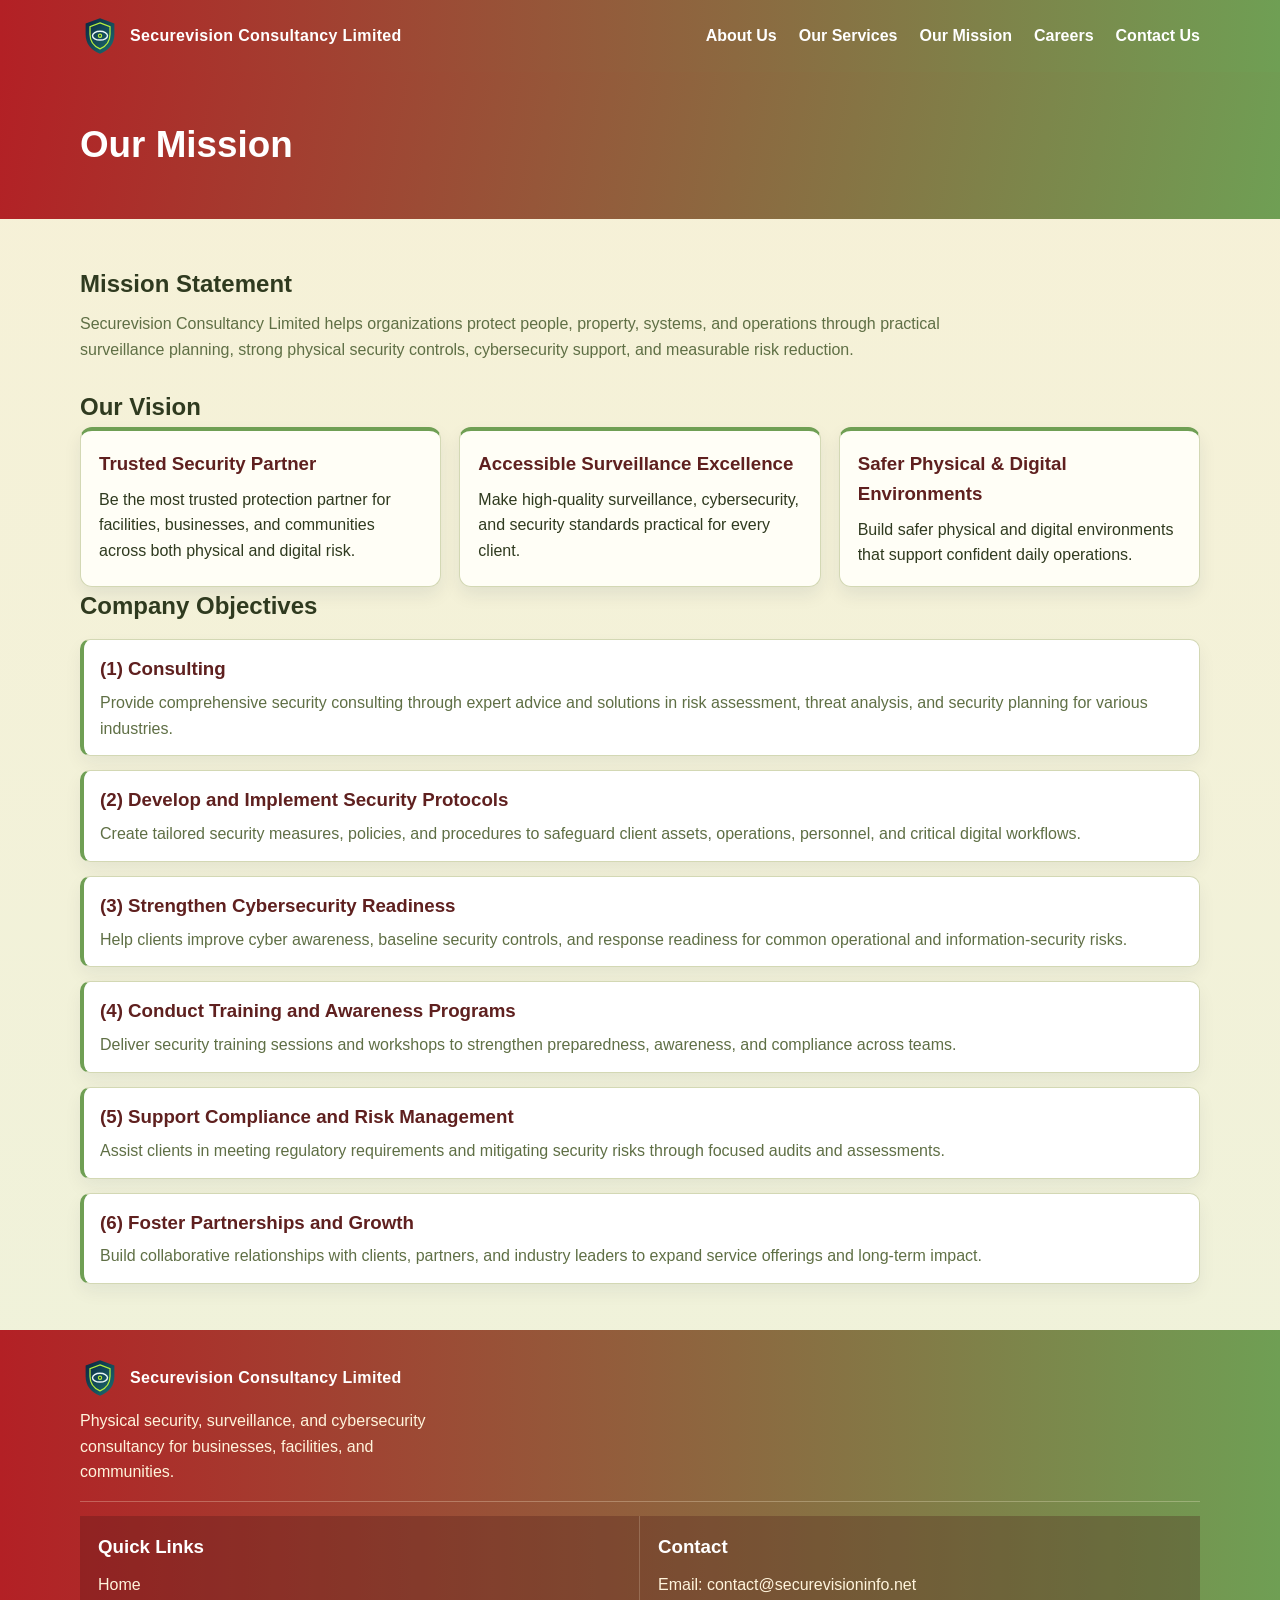
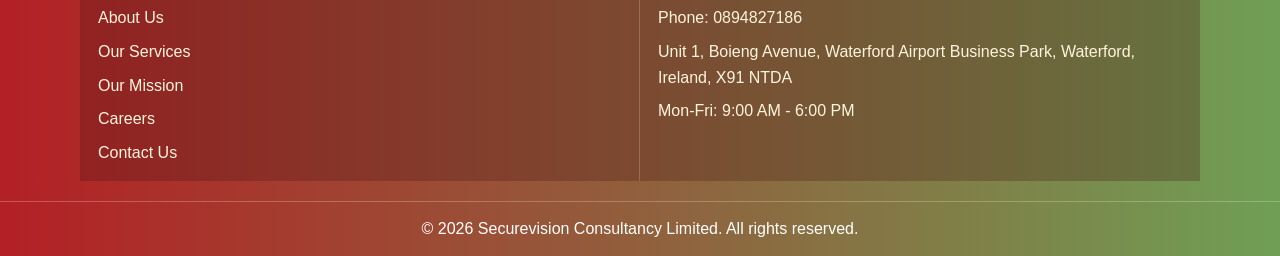
<file: mission.html>
<!DOCTYPE html>
<html lang="en">
<head>
  <meta charset="UTF-8" />
  <meta name="viewport" content="width=device-width, initial-scale=1.0" />
  <title>Our Mission | Securevision Consultancy Limited</title>
  <link rel="stylesheet" href="styles.css?v=20260305" />
</head>
<body>
  <nav class="navbar">
    <div class="container nav-wrap">
      <a class="brand" href="index.html">
        <img src="assets/securevision-logo.svg" alt="Securevision logo" class="brand-logo" />
        <span>Securevision Consultancy Limited</span>
      </a>
      <ul class="nav-links">
        <li><a href="about.html">About Us</a></li>
        <li><a href="services.html">Our Services</a></li>
        <li><a href="mission.html">Our Mission</a></li>
        <li><a href="careers.html">Careers</a></li>
        <li><a href="contact.html">Contact Us</a></li>
      </ul>
    </div>
  </nav>

  <header class="page-header">
    <div class="container">
      <h1>Our Mission</h1>
    </div>
  </header>

  <main class="section">
    <div class="container">
      <h2>Mission Statement</h2>
      <p class="lead">
        Securevision Consultancy Limited helps organizations protect people, property,
        systems, and operations through practical surveillance planning, strong physical
        security controls, cybersecurity support, and measurable risk reduction.
      </p>

      <h2>Our Vision</h2>
      <div class="cards">
        <article class="card">
          <h3>Trusted Security Partner</h3>
          <p>Be the most trusted protection partner for facilities, businesses, and communities across both physical and digital risk.</p>
        </article>
        <article class="card">
          <h3>Accessible Surveillance Excellence</h3>
          <p>Make high-quality surveillance, cybersecurity, and security standards practical for every client.</p>
        </article>
        <article class="card">
          <h3>Safer Physical & Digital Environments</h3>
          <p>Build safer physical and digital environments that support confident daily operations.</p>
        </article>
      </div>

      <h2>Company Objectives</h2>
      <div class="objectives">
        <article class="objective-item">
          <h3>(1) Consulting</h3>
          <p>
            Provide comprehensive security consulting through expert advice and solutions
            in risk assessment, threat analysis, and security planning for various industries.
          </p>
        </article>
        <article class="objective-item">
          <h3>(2) Develop and Implement Security Protocols</h3>
          <p>
            Create tailored security measures, policies, and procedures to safeguard
            client assets, operations, personnel, and critical digital workflows.
          </p>
        </article>
        <article class="objective-item">
          <h3>(3) Strengthen Cybersecurity Readiness</h3>
          <p>
            Help clients improve cyber awareness, baseline security controls, and response
            readiness for common operational and information-security risks.
          </p>
        </article>
        <article class="objective-item">
          <h3>(4) Conduct Training and Awareness Programs</h3>
          <p>
            Deliver security training sessions and workshops to strengthen preparedness,
            awareness, and compliance across teams.
          </p>
        </article>
        <article class="objective-item">
          <h3>(5) Support Compliance and Risk Management</h3>
          <p>
            Assist clients in meeting regulatory requirements and mitigating security
            risks through focused audits and assessments.
          </p>
        </article>
        <article class="objective-item">
          <h3>(6) Foster Partnerships and Growth</h3>
          <p>
            Build collaborative relationships with clients, partners, and industry leaders
            to expand service offerings and long-term impact.
          </p>
        </article>
      </div>
    </div>
  </main>

  <footer class="site-footer">
    <div class="container footer-grid">
      <div>
        <a class="brand footer-brand" href="index.html">
          <img src="assets/securevision-logo.svg" alt="Securevision logo" class="brand-logo" />
          <span>Securevision Consultancy Limited</span>
        </a>
        <p class="footer-text">Physical security, surveillance, and cybersecurity consultancy for businesses, facilities, and communities.</p>
      </div>
      <div>
        <h3>Quick Links</h3>
        <ul class="footer-links">
          <li><a href="index.html">Home</a></li>
          <li><a href="about.html">About Us</a></li>
          <li><a href="services.html">Our Services</a></li>
          <li><a href="mission.html">Our Mission</a></li>
          <li><a href="careers.html">Careers</a></li>
          <li><a href="contact.html">Contact Us</a></li>
        </ul>
      </div>
      <div>
        <h3>Contact</h3>
        <ul class="footer-contact">
          <li>Email: contact@securevisioninfo.net</li>
          <li>Phone: 0894827186</li>
          <li>Unit 1, Boieng Avenue, Waterford Airport Business Park, Waterford, Ireland, X91 NTDA</li>
          <li>Mon-Fri: 9:00 AM - 6:00 PM</li>
        </ul>
      </div>
    </div>
    <div class="footer-bottom">
      <p>&copy; 2026 Securevision Consultancy Limited. All rights reserved.</p>
    </div>
  </footer>
</body>
</html>
</file>
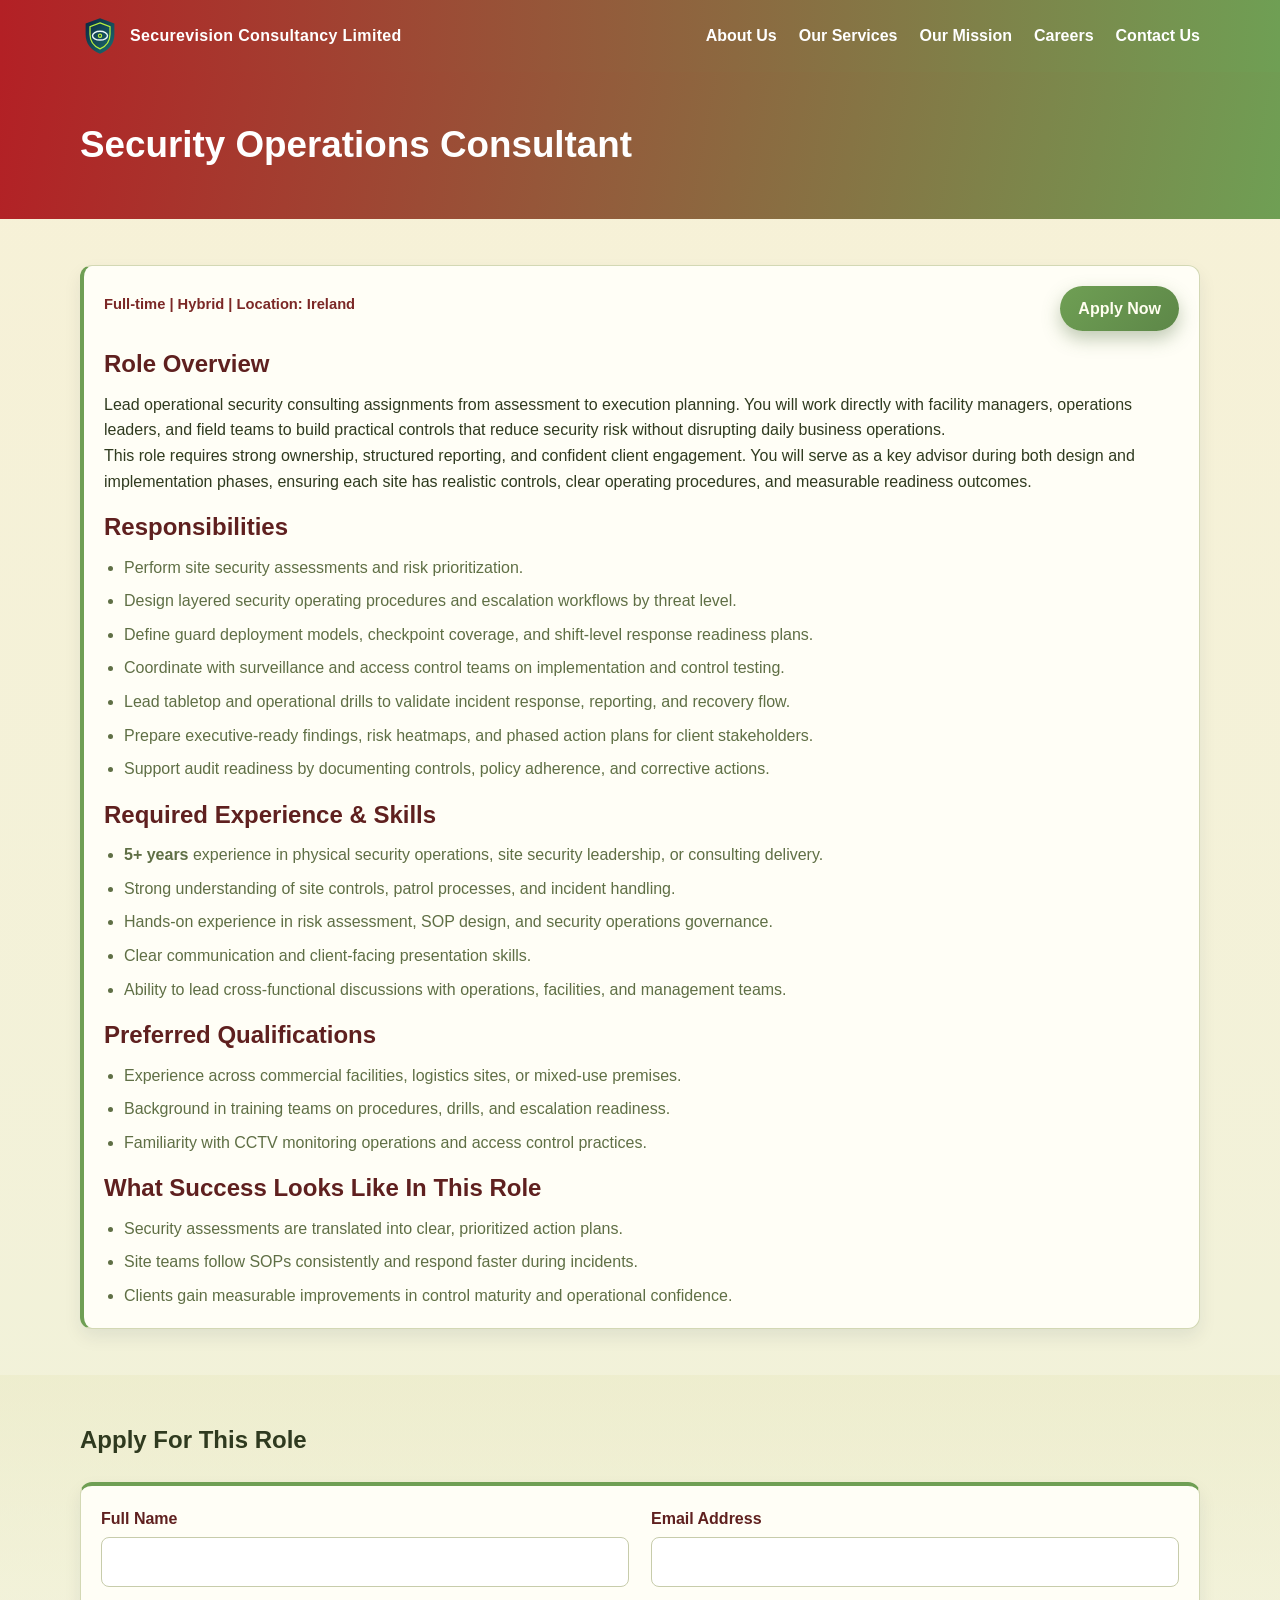
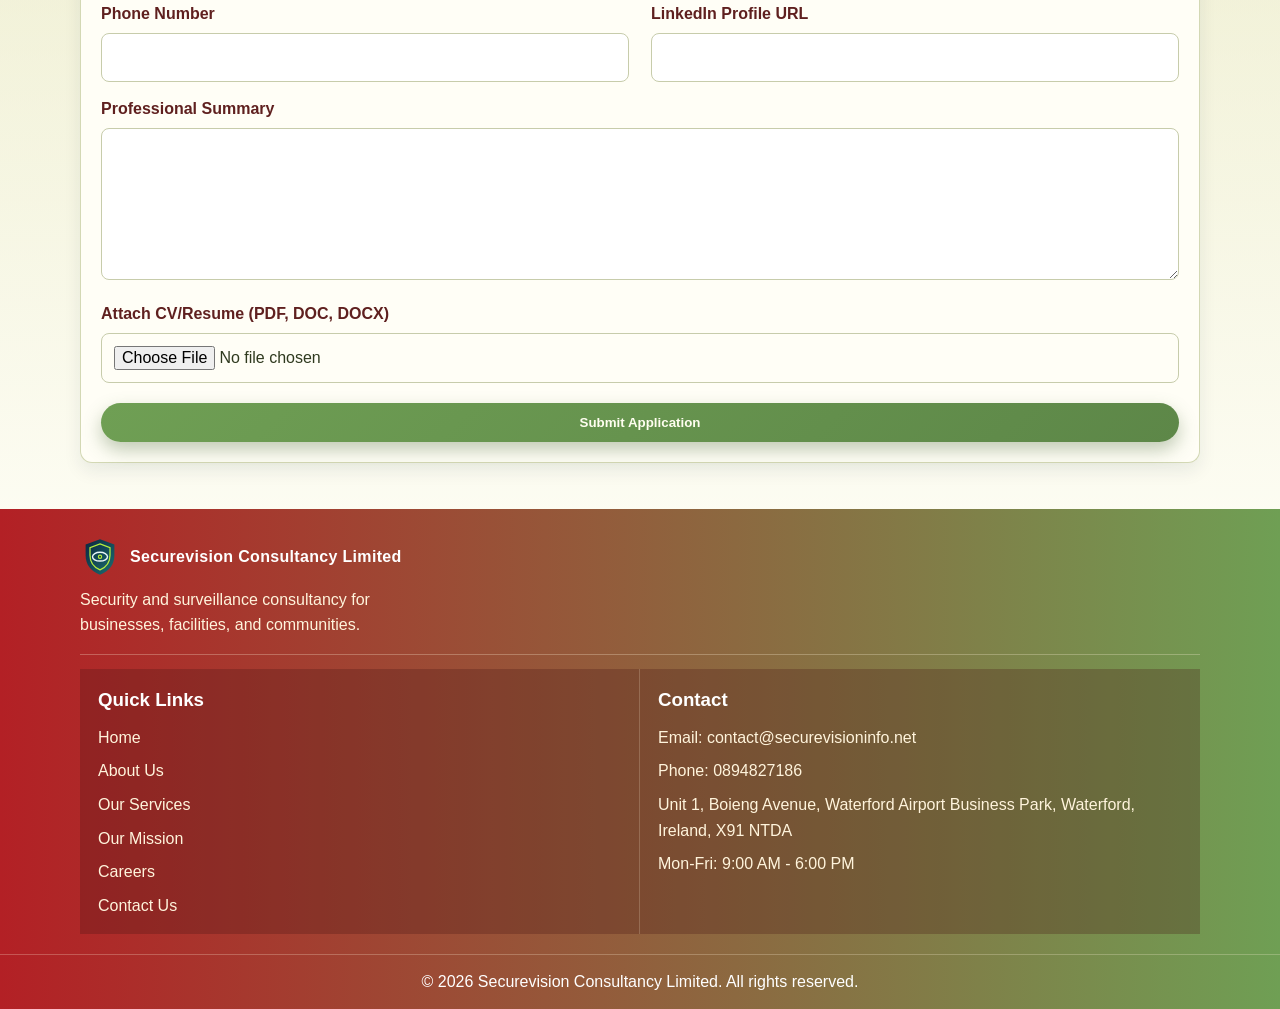
<file: security-operations-consultant.html>
<!DOCTYPE html>
<html lang="en">
<head>
  <meta charset="UTF-8" />
  <meta name="viewport" content="width=device-width, initial-scale=1.0" />
  <title>Security Operations Consultant | Securevision</title>
  <link rel="stylesheet" href="styles.css?v=20260306" />
</head>
<body>
  <nav class="navbar">
    <div class="container nav-wrap">
      <a class="brand" href="index.html">
        <img src="assets/securevision-logo.svg" alt="Securevision logo" class="brand-logo" />
        <span>Securevision Consultancy Limited</span>
      </a>
      <ul class="nav-links">
        <li><a href="about.html">About Us</a></li>
        <li><a href="services.html">Our Services</a></li>
        <li><a href="mission.html">Our Mission</a></li>
        <li><a href="careers.html">Careers</a></li>
        <li><a href="contact.html">Contact Us</a></li>
      </ul>
    </div>
  </nav>

  <header class="page-header">
    <div class="container">
      <h1>Security Operations Consultant</h1>
    </div>
  </header>

  <main>
    <section class="section">
      <div class="container">
        <article class="job-detail-page">
          <div class="job-detail-head">
            <p class="job-meta">Full-time | Hybrid | Location: Ireland</p>
            <a class="btn job-btn" href="#apply-form">Apply Now</a>
          </div>
          <h2>Role Overview</h2>
          <p>
            Lead operational security consulting assignments from assessment to execution planning.
            You will work directly with facility managers, operations leaders, and field teams to build
            practical controls that reduce security risk without disrupting daily business operations.
          </p>
          <p>
            This role requires strong ownership, structured reporting, and confident client engagement.
            You will serve as a key advisor during both design and implementation phases, ensuring each
            site has realistic controls, clear operating procedures, and measurable readiness outcomes.
          </p>
          <h2>Responsibilities</h2>
          <ul class="job-points">
            <li>Perform site security assessments and risk prioritization.</li>
            <li>Design layered security operating procedures and escalation workflows by threat level.</li>
            <li>Define guard deployment models, checkpoint coverage, and shift-level response readiness plans.</li>
            <li>Coordinate with surveillance and access control teams on implementation and control testing.</li>
            <li>Lead tabletop and operational drills to validate incident response, reporting, and recovery flow.</li>
            <li>Prepare executive-ready findings, risk heatmaps, and phased action plans for client stakeholders.</li>
            <li>Support audit readiness by documenting controls, policy adherence, and corrective actions.</li>
          </ul>
          <h2>Required Experience & Skills</h2>
          <ul class="job-points">
            <li><strong>5+ years</strong> experience in physical security operations, site security leadership, or consulting delivery.</li>
            <li>Strong understanding of site controls, patrol processes, and incident handling.</li>
            <li>Hands-on experience in risk assessment, SOP design, and security operations governance.</li>
            <li>Clear communication and client-facing presentation skills.</li>
            <li>Ability to lead cross-functional discussions with operations, facilities, and management teams.</li>
          </ul>
          <h2>Preferred Qualifications</h2>
          <ul class="job-points">
            <li>Experience across commercial facilities, logistics sites, or mixed-use premises.</li>
            <li>Background in training teams on procedures, drills, and escalation readiness.</li>
            <li>Familiarity with CCTV monitoring operations and access control practices.</li>
          </ul>
          <h2>What Success Looks Like In This Role</h2>
          <ul class="job-points">
            <li>Security assessments are translated into clear, prioritized action plans.</li>
            <li>Site teams follow SOPs consistently and respond faster during incidents.</li>
            <li>Clients gain measurable improvements in control maturity and operational confidence.</li>
          </ul>
        </article>
      </div>
    </section>

    <section class="section section-soft" id="apply-form">
      <div class="container">
        <div class="section-head">
          <h2>Apply For This Role</h2>
        </div>
        <form class="job-apply-form" action="https://formsubmit.co/contact@securevisioninfo.net" method="POST" enctype="multipart/form-data">
          <input type="hidden" name="_subject" value="Application - Security Operations Consultant" />
          <input type="hidden" name="_captcha" value="false" />
          <div class="grid-two">
            <div>
              <label for="full-name">Full Name</label>
              <input id="full-name" name="Full Name" type="text" required />
            </div>
            <div>
              <label for="email">Email Address</label>
              <input id="email" name="Email" type="email" required />
            </div>
          </div>
          <div class="grid-two">
            <div>
              <label for="phone">Phone Number</label>
              <input id="phone" name="Phone" type="tel" />
            </div>
            <div>
              <label for="linkedin">LinkedIn Profile URL</label>
              <input id="linkedin" name="LinkedIn" type="url" />
            </div>
          </div>
          <div>
            <label for="summary">Professional Summary</label>
            <textarea id="summary" name="Summary" rows="5" required></textarea>
          </div>
          <div>
            <label for="resume">Attach CV/Resume (PDF, DOC, DOCX)</label>
            <input id="resume" name="attachment" type="file" accept=".pdf,.doc,.docx" required />
          </div>
          <button type="submit" class="btn apply-submit-btn">Submit Application</button>
        </form>
      </div>
    </section>
  </main>

  <footer class="site-footer">
    <div class="container footer-grid">
      <div>
        <a class="brand footer-brand" href="index.html">
          <img src="assets/securevision-logo.svg" alt="Securevision logo" class="brand-logo" />
          <span>Securevision Consultancy Limited</span>
        </a>
        <p class="footer-text">Security and surveillance consultancy for businesses, facilities, and communities.</p>
      </div>
      <div>
        <h3>Quick Links</h3>
        <ul class="footer-links">
          <li><a href="index.html">Home</a></li>
          <li><a href="about.html">About Us</a></li>
          <li><a href="services.html">Our Services</a></li>
          <li><a href="mission.html">Our Mission</a></li>
          <li><a href="careers.html">Careers</a></li>
          <li><a href="contact.html">Contact Us</a></li>
        </ul>
      </div>
      <div>
        <h3>Contact</h3>
        <ul class="footer-contact">
          <li>Email: contact@securevisioninfo.net</li>
          <li>Phone: 0894827186</li>
          <li>Unit 1, Boieng Avenue, Waterford Airport Business Park, Waterford, Ireland, X91 NTDA</li>
          <li>Mon-Fri: 9:00 AM - 6:00 PM</li>
        </ul>
      </div>
    </div>
    <div class="footer-bottom">
      <p>&copy; 2026 Securevision Consultancy Limited. All rights reserved.</p>
    </div>
  </footer>
</body>
</html>
</file>
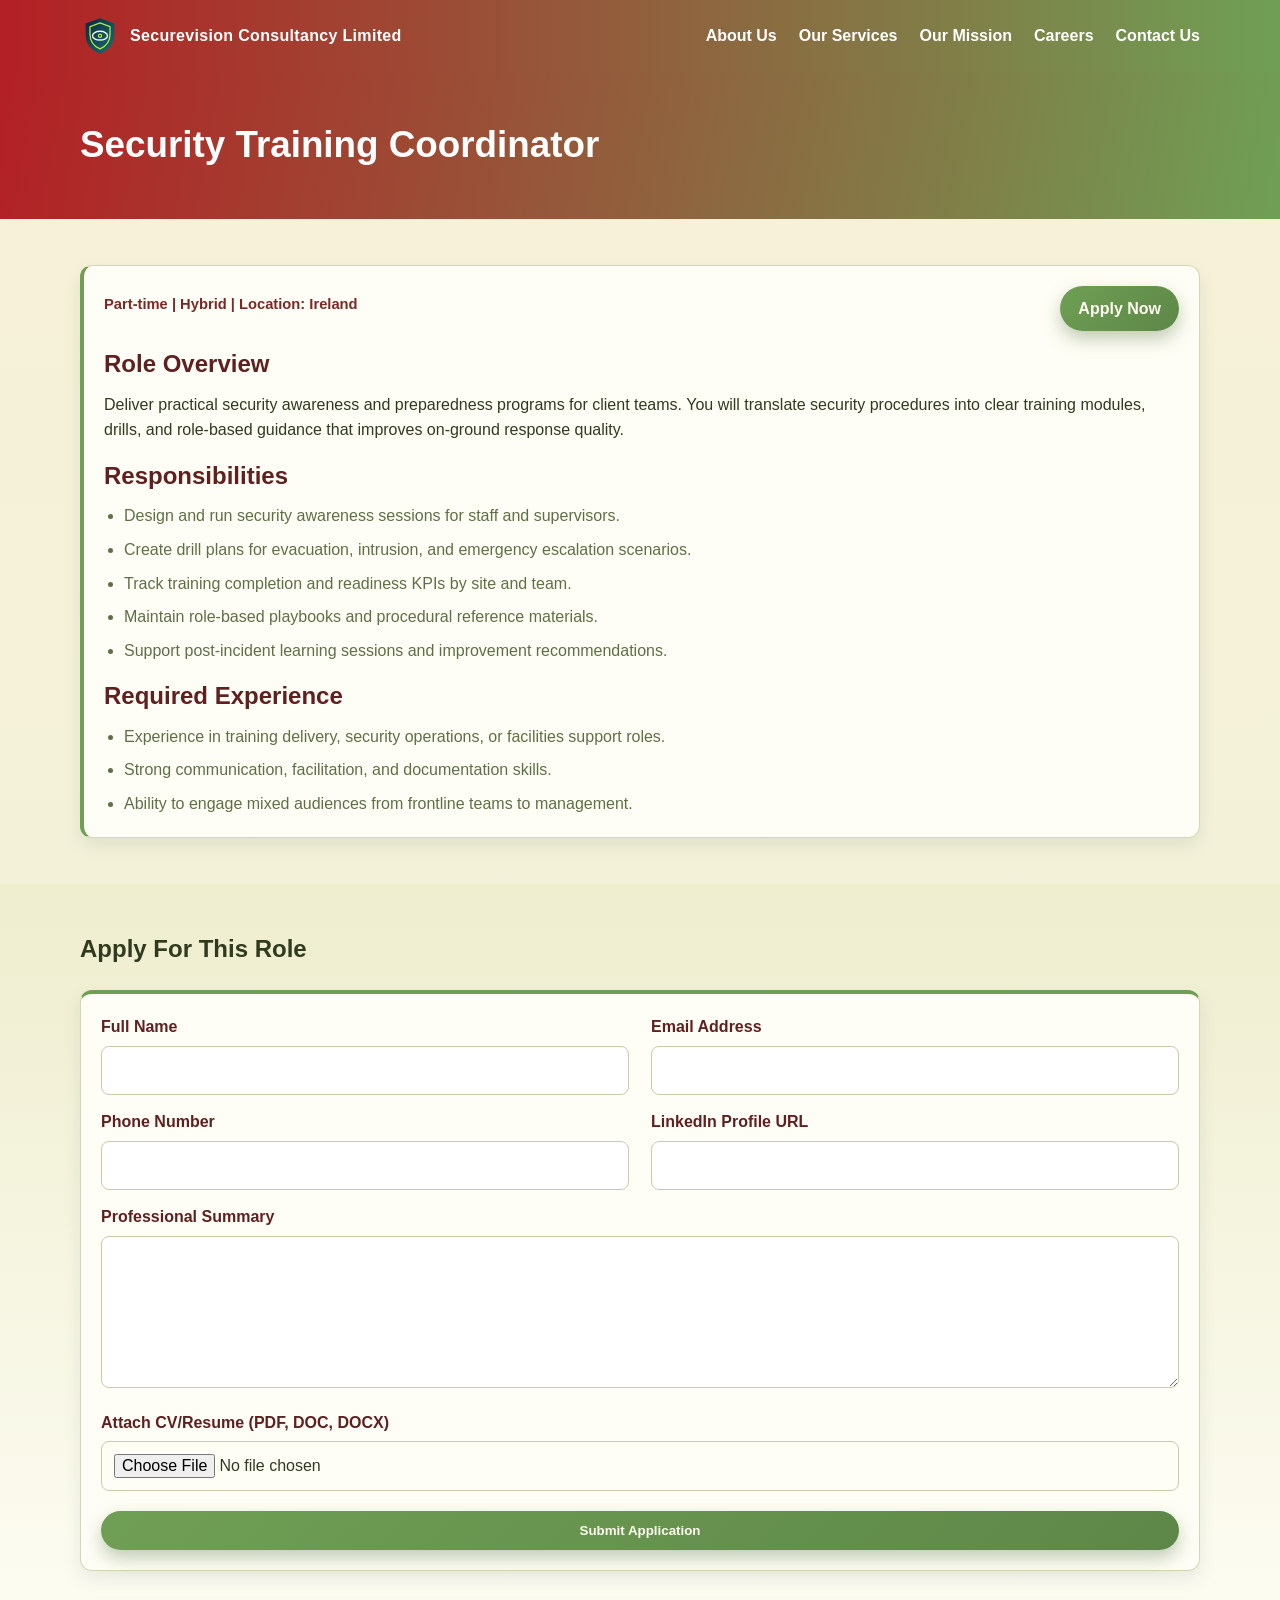
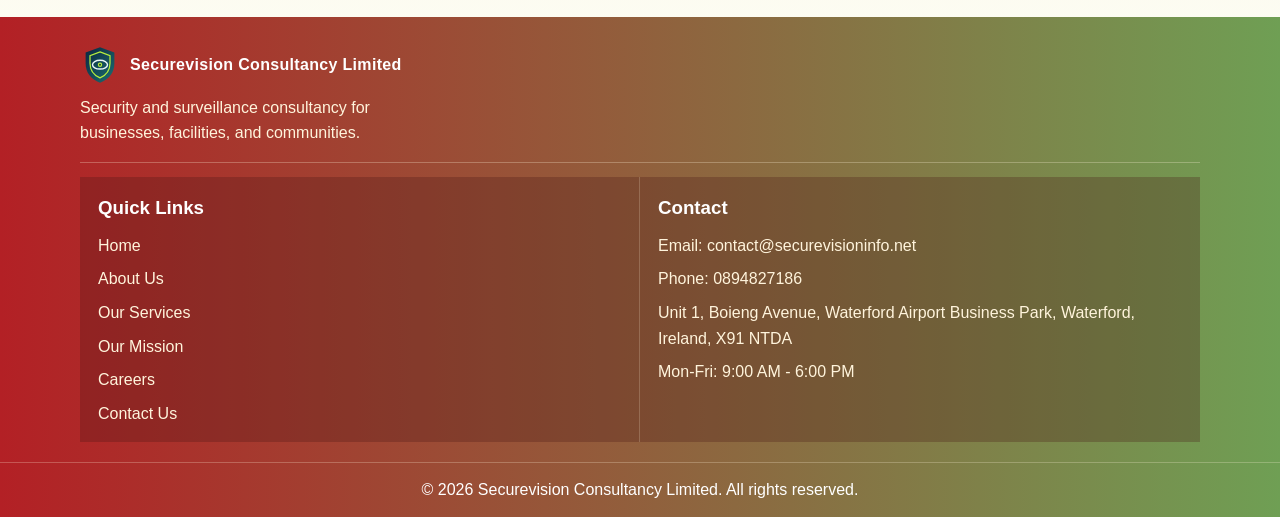
<file: security-training-coordinator.html>
<!DOCTYPE html>
<html lang="en">
<head>
  <meta charset="UTF-8" />
  <meta name="viewport" content="width=device-width, initial-scale=1.0" />
  <title>Security Training Coordinator | Securevision</title>
  <link rel="stylesheet" href="styles.css?v=20260306" />
</head>
<body>
  <nav class="navbar">
    <div class="container nav-wrap">
      <a class="brand" href="index.html">
        <img src="assets/securevision-logo.svg" alt="Securevision logo" class="brand-logo" />
        <span>Securevision Consultancy Limited</span>
      </a>
      <ul class="nav-links">
        <li><a href="about.html">About Us</a></li>
        <li><a href="services.html">Our Services</a></li>
        <li><a href="mission.html">Our Mission</a></li>
        <li><a href="careers.html">Careers</a></li>
        <li><a href="contact.html">Contact Us</a></li>
      </ul>
    </div>
  </nav>

  <header class="page-header">
    <div class="container">
      <h1>Security Training Coordinator</h1>
    </div>
  </header>

  <main>
    <section class="section">
      <div class="container">
        <article class="job-detail-page">
          <div class="job-detail-head">
            <p class="job-meta">Part-time | Hybrid | Location: Ireland</p>
            <a class="btn job-btn" href="#apply-form">Apply Now</a>
          </div>
          <h2>Role Overview</h2>
          <p>
            Deliver practical security awareness and preparedness programs for client teams.
            You will translate security procedures into clear training modules, drills, and role-based
            guidance that improves on-ground response quality.
          </p>
          <h2>Responsibilities</h2>
          <ul class="job-points">
            <li>Design and run security awareness sessions for staff and supervisors.</li>
            <li>Create drill plans for evacuation, intrusion, and emergency escalation scenarios.</li>
            <li>Track training completion and readiness KPIs by site and team.</li>
            <li>Maintain role-based playbooks and procedural reference materials.</li>
            <li>Support post-incident learning sessions and improvement recommendations.</li>
          </ul>
          <h2>Required Experience</h2>
          <ul class="job-points">
            <li>Experience in training delivery, security operations, or facilities support roles.</li>
            <li>Strong communication, facilitation, and documentation skills.</li>
            <li>Ability to engage mixed audiences from frontline teams to management.</li>
          </ul>
        </article>
      </div>
    </section>

    <section class="section section-soft" id="apply-form">
      <div class="container">
        <div class="section-head">
          <h2>Apply For This Role</h2>
        </div>
        <form class="job-apply-form" action="https://formsubmit.co/contact@securevisioninfo.net" method="POST" enctype="multipart/form-data">
          <input type="hidden" name="_subject" value="Application - Security Training Coordinator" />
          <input type="hidden" name="_captcha" value="false" />
          <div class="grid-two">
            <div>
              <label for="full-name">Full Name</label>
              <input id="full-name" name="Full Name" type="text" required />
            </div>
            <div>
              <label for="email">Email Address</label>
              <input id="email" name="Email" type="email" required />
            </div>
          </div>
          <div class="grid-two">
            <div>
              <label for="phone">Phone Number</label>
              <input id="phone" name="Phone" type="tel" />
            </div>
            <div>
              <label for="linkedin">LinkedIn Profile URL</label>
              <input id="linkedin" name="LinkedIn" type="url" />
            </div>
          </div>
          <div>
            <label for="summary">Professional Summary</label>
            <textarea id="summary" name="Summary" rows="5" required></textarea>
          </div>
          <div>
            <label for="resume">Attach CV/Resume (PDF, DOC, DOCX)</label>
            <input id="resume" name="attachment" type="file" accept=".pdf,.doc,.docx" required />
          </div>
          <button type="submit" class="btn apply-submit-btn">Submit Application</button>
        </form>
      </div>
    </section>
  </main>

  <footer class="site-footer">
    <div class="container footer-grid">
      <div>
        <a class="brand footer-brand" href="index.html">
          <img src="assets/securevision-logo.svg" alt="Securevision logo" class="brand-logo" />
          <span>Securevision Consultancy Limited</span>
        </a>
        <p class="footer-text">Security and surveillance consultancy for businesses, facilities, and communities.</p>
      </div>
      <div>
        <h3>Quick Links</h3>
        <ul class="footer-links">
          <li><a href="index.html">Home</a></li>
          <li><a href="about.html">About Us</a></li>
          <li><a href="services.html">Our Services</a></li>
          <li><a href="mission.html">Our Mission</a></li>
          <li><a href="careers.html">Careers</a></li>
          <li><a href="contact.html">Contact Us</a></li>
        </ul>
      </div>
      <div>
        <h3>Contact</h3>
        <ul class="footer-contact">
          <li>Email: contact@securevisioninfo.net</li>
          <li>Phone: 0894827186</li>
          <li>Unit 1, Boieng Avenue, Waterford Airport Business Park, Waterford, Ireland, X91 NTDA</li>
          <li>Mon-Fri: 9:00 AM - 6:00 PM</li>
        </ul>
      </div>
    </div>
    <div class="footer-bottom">
      <p>&copy; 2026 Securevision Consultancy Limited. All rights reserved.</p>
    </div>
  </footer>
</body>
</html>
</file>
<file: styles.css>
* {
  margin: 0;
  padding: 0;
  box-sizing: border-box;
}

:root {
  --bg: #b32025;
  --bg-soft: #6f9f54;
  --accent: #6f9f54;
  --accent-soft: #abc995;
  --accent-pop: #e8e7be;
  --text: #2f3a1f;
  --muted: #5f6f45;
  --surface: #fffef6;
  --surface-soft: #e8e7be;
}

html,
body {
  min-height: 100%;
}

body {
  font-family: "Trebuchet MS", "Segoe UI", Tahoma, sans-serif;
  color: var(--text);
  background: linear-gradient(180deg, #f7f1d7, #edf2db);
  display: flex;
  flex-direction: column;
  line-height: 1.6;
}

.container {
  width: min(1120px, 92%);
  margin: 0 auto;
}

.navbar {
  background: linear-gradient(90deg, var(--bg), var(--bg-soft));
  color: #fff;
  box-shadow: 0 6px 18px rgba(107, 26, 26, 0.24);
}

.nav-wrap {
  display: flex;
  align-items: center;
  justify-content: space-between;
  min-height: 72px;
  gap: 16px;
}

.brand {
  display: inline-flex;
  align-items: center;
  gap: 10px;
  color: #fff;
  text-decoration: none;
  font-weight: 700;
  letter-spacing: 0.02em;
}

.brand-logo {
  width: 40px;
  height: 40px;
  display: block;
}

.nav-links {
  list-style: none;
  display: flex;
  gap: 22px;
}

.nav-links a {
  color: #fff;
  text-decoration: none;
  font-weight: 600;
  border-bottom: 2px solid transparent;
  padding-bottom: 2px;
}

.nav-links a:hover {
  border-color: #e8e7be;
  color: #e8e7be;
}

.hero {
  min-height: calc(100vh - 132px);
  display: flex;
  align-items: center;
  color: #fff;
  background:
    radial-gradient(circle at 18% 20%, rgba(232, 231, 190, 0.22), transparent 34%),
    radial-gradient(circle at 80% 75%, rgba(171, 201, 149, 0.24), transparent 36%),
    repeating-linear-gradient(
      90deg,
      rgba(232, 231, 190, 0.09) 0 1px,
      transparent 1px 34px
    ),
    linear-gradient(140deg, #b32025, #6f9f54);
}

.hero-inner {
  padding: 24px 0;
}

.eyebrow {
  color: #fff9de;
  text-transform: uppercase;
  letter-spacing: 0.1em;
  font-size: 0.8rem;
}

.hero h1 {
  margin-top: 8px;
  font-size: clamp(2rem, 6vw, 4.8rem);
  line-height: 0.95;
  color: var(--accent-pop);
  max-width: 900px;
}

.subtitle {
  margin-top: 14px;
  max-width: 760px;
  color: #fff5da;
}

.btn {
  display: inline-block;
  margin-top: 20px;
  background: linear-gradient(135deg, var(--accent), #5d8748);
  color: #fffef0;
  font-weight: 700;
  text-decoration: none;
  border: none;
  border-radius: 999px;
  padding: 12px 26px;
  cursor: pointer;
  box-shadow: 0 8px 18px rgba(74, 107, 56, 0.35);
}

.btn:hover {
  filter: brightness(1.05);
}

.hero-visuals {
  margin-top: 22px;
  display: grid;
  grid-template-columns: repeat(3, minmax(0, 1fr));
  gap: 12px;
  max-width: 900px;
}

.visual-card {
  border: 1px solid rgba(232, 231, 190, 0.45);
  border-radius: 12px;
  background: rgba(120, 29, 33, 0.5);
  padding: 12px;
}

.visual-thumb {
  width: 100%;
  height: 74px;
  object-fit: cover;
  border-radius: 8px;
  border: 1px solid rgba(232, 231, 190, 0.35);
  margin-bottom: 8px;
}

.visual-icon {
  display: block;
  color: var(--accent-pop);
  font-weight: 700;
  font-size: 0.8rem;
  letter-spacing: 0.08em;
}

.visual-card p {
  margin-top: 4px;
  color: #fffbe7;
  font-size: 0.95rem;
}

.page-header {
  background: linear-gradient(100deg, var(--bg), var(--bg-soft));
  color: #fff;
  padding: 44px 0;
}

.page-header h1 {
  font-size: clamp(1.8rem, 3vw, 2.3rem);
}

.section {
  padding: 46px 0;
}

.section-soft {
  background: linear-gradient(180deg, rgba(232, 231, 190, 0.4), rgba(255, 254, 246, 0.85));
}

.section-head {
  margin-bottom: 22px;
}

.section-head p {
  color: var(--muted);
}

.section-visual {
  background: #fff9e3;
}

.visual-layout {
  display: grid;
  grid-template-columns: 1fr 1fr;
  gap: 22px;
  align-items: center;
}

.bullet-list {
  margin-top: 10px;
  margin-left: 20px;
  color: var(--muted);
}

.visual-image {
  width: 100%;
  border-radius: 12px;
  border: 1px solid #d3d8b4;
  box-shadow: 0 12px 26px rgba(84, 32, 32, 0.15);
}

.cta-strip {
  background: linear-gradient(120deg, #b32025, #6f9f54);
  color: #fff;
  padding: 40px 0;
}

.cta-inner {
  display: flex;
  align-items: center;
  justify-content: space-between;
  gap: 16px;
}

.grid-two {
  display: grid;
  grid-template-columns: 1fr 1fr;
  gap: 22px;
}

.cards {
  display: grid;
  grid-template-columns: repeat(3, 1fr);
  gap: 18px;
}

.card,
.panel {
  background: var(--surface);
  border: 1px solid #d3d8b4;
  border-top: 4px solid var(--accent);
  border-radius: 12px;
  padding: 18px;
  box-shadow: 0 8px 18px rgba(9, 34, 60, 0.08);
}

.card h3,
.panel h3 {
  margin-bottom: 8px;
  color: #5f201f;
}

.service-image {
  width: 100%;
  height: 170px;
  object-fit: cover;
  border-radius: 8px;
  border: 1px solid #d3d8b4;
  margin-bottom: 12px;
}

.lead {
  margin: 8px 0 26px;
  max-width: 880px;
  color: var(--muted);
}

.panel ul {
  margin-left: 18px;
}

.panel input,
.panel textarea {
  width: 100%;
  font: inherit;
  margin-top: 10px;
  padding: 11px 12px;
  border: 1px solid #c7ccab;
  border-radius: 8px;
}

.map-embed {
  width: 100%;
  height: 240px;
  border: 1px solid #c7ccab;
  border-radius: 8px;
  margin: 12px 0;
}

.footer,
.site-footer {
  margin-top: auto;
  background: linear-gradient(90deg, var(--bg), var(--bg-soft));
  color: #fff;
}

.site-footer {
  padding-top: 28px;
}

.footer-grid {
  display: grid;
  grid-template-columns: 1fr 1fr;
  gap: 0;
}

.footer-grid > div:first-child {
  grid-column: 1 / -1;
  padding: 0 0 16px;
  margin-bottom: 14px;
  border-bottom: 1px solid rgba(255, 244, 220, 0.28);
}

.footer-grid > div:nth-child(2),
.footer-grid > div:nth-child(3) {
  background: rgba(70, 20, 20, 0.28);
  padding: 16px 18px;
  min-height: 170px;
}

.footer-grid > div:nth-child(2) {
  border-right: 1px solid rgba(255, 244, 220, 0.2);
}

.footer-brand {
  margin-bottom: 10px;
}

.footer-text {
  color: #fff4dc;
  max-width: 360px;
}

.site-footer h3 {
  margin-bottom: 10px;
}

.footer-links,
.footer-contact {
  list-style: none;
  display: grid;
  gap: 8px;
  color: #fff4dc;
}

.footer-links a {
  color: #fff4dc;
  text-decoration: none;
}

.footer-links a:hover {
  color: #ffffff;
  text-decoration: underline;
}

.footer-bottom {
  border-top: 1px solid rgba(255, 244, 220, 0.25);
  margin-top: 20px;
  padding: 14px 0;
  text-align: center;
}

.objectives {
  margin-top: 14px;
  display: grid;
  gap: 14px;
}

.objective-item {
  background: #fff;
  border: 1px solid #d3d8b4;
  border-left: 4px solid var(--accent);
  border-radius: 10px;
  padding: 14px 16px;
  box-shadow: 0 8px 18px rgba(9, 34, 60, 0.06);
}

.objective-item h3 {
  color: #5f201f;
  margin-bottom: 6px;
}

.objective-item p {
  color: var(--muted);
}

.job-list {
  display: grid;
  gap: 16px;
}

.job-card {
  display: flex;
  align-items: flex-start;
  justify-content: space-between;
  gap: 16px;
  background: #fff;
  border: 1px solid #d3d8b4;
  border-left: 4px solid var(--accent);
  border-radius: 10px;
  padding: 16px;
  box-shadow: 0 8px 18px rgba(9, 34, 60, 0.08);
}

.job-main {
  flex: 1;
}

.job-action {
  flex: 0 0 auto;
  padding-top: 6px;
}

.job-meta {
  color: #7b2826;
  font-weight: 700;
  font-size: 0.92rem;
  margin-bottom: 8px;
}

.job-btn {
  margin-top: 0;
  font-size: 1rem;
  padding: 10px 18px;
}

.job-detail-page {
  background: #fffef6;
  border: 1px solid #d3d8b4;
  border-left: 4px solid var(--accent);
  border-radius: 12px;
  padding: 20px;
  box-shadow: 0 8px 18px rgba(9, 34, 60, 0.08);
}

.job-detail-head {
  display: flex;
  align-items: center;
  justify-content: space-between;
  gap: 12px;
  margin-bottom: 12px;
}

.job-detail-page h2 {
  margin-top: 14px;
  margin-bottom: 8px;
  color: #5f201f;
}

.job-points {
  margin-left: 20px;
  display: grid;
  gap: 8px;
  color: var(--muted);
}

.job-apply-form {
  background: #fffef6;
  border: 1px solid #d3d8b4;
  border-top: 4px solid var(--accent);
  border-radius: 12px;
  padding: 20px;
  box-shadow: 0 8px 18px rgba(9, 34, 60, 0.08);
  display: grid;
  gap: 14px;
}

.job-apply-form label {
  display: block;
  margin-bottom: 6px;
  color: #5f201f;
  font-weight: 700;
}

.job-apply-form input,
.job-apply-form textarea {
  width: 100%;
  font: inherit;
  padding: 11px 12px;
  border: 1px solid #c7ccab;
  border-radius: 8px;
}

.job-apply-form input:focus,
.job-apply-form textarea:focus {
  outline: none;
  border-color: var(--accent);
  box-shadow: 0 0 0 3px rgba(111, 159, 84, 0.2);
}

.apply-submit-btn {
  margin-top: 6px;
}

@media (max-width: 900px) {
  .nav-wrap {
    flex-direction: column;
    padding: 10px 0;
  }

  .nav-links {
    flex-wrap: wrap;
    justify-content: center;
    gap: 14px;
  }

  .grid-two {
    grid-template-columns: 1fr;
  }

  .cards {
    grid-template-columns: 1fr;
  }

  .visual-layout {
    grid-template-columns: 1fr;
  }

  .hero-visuals {
    grid-template-columns: 1fr;
  }

  .job-card {
    flex-direction: column;
  }

  .job-action {
    width: 100%;
    padding-top: 0;
  }

  .job-action .job-btn {
    width: 100%;
    text-align: center;
  }

  .job-detail-head {
    flex-direction: column;
    align-items: flex-start;
  }

  .cta-inner {
    flex-direction: column;
    align-items: flex-start;
  }

  .footer-grid {
    grid-template-columns: 1fr;
  }

  .footer-grid > div:first-child {
    grid-column: auto;
  }

  .footer-grid > div:nth-child(2),
  .footer-grid > div:nth-child(3) {
    min-height: auto;
  }

  .footer-grid > div:nth-child(2) {
    border-right: none;
    border-bottom: 1px solid rgba(255, 244, 220, 0.2);
  }

  .brand-logo {
    width: 34px;
    height: 34px;
  }
}
</file>
